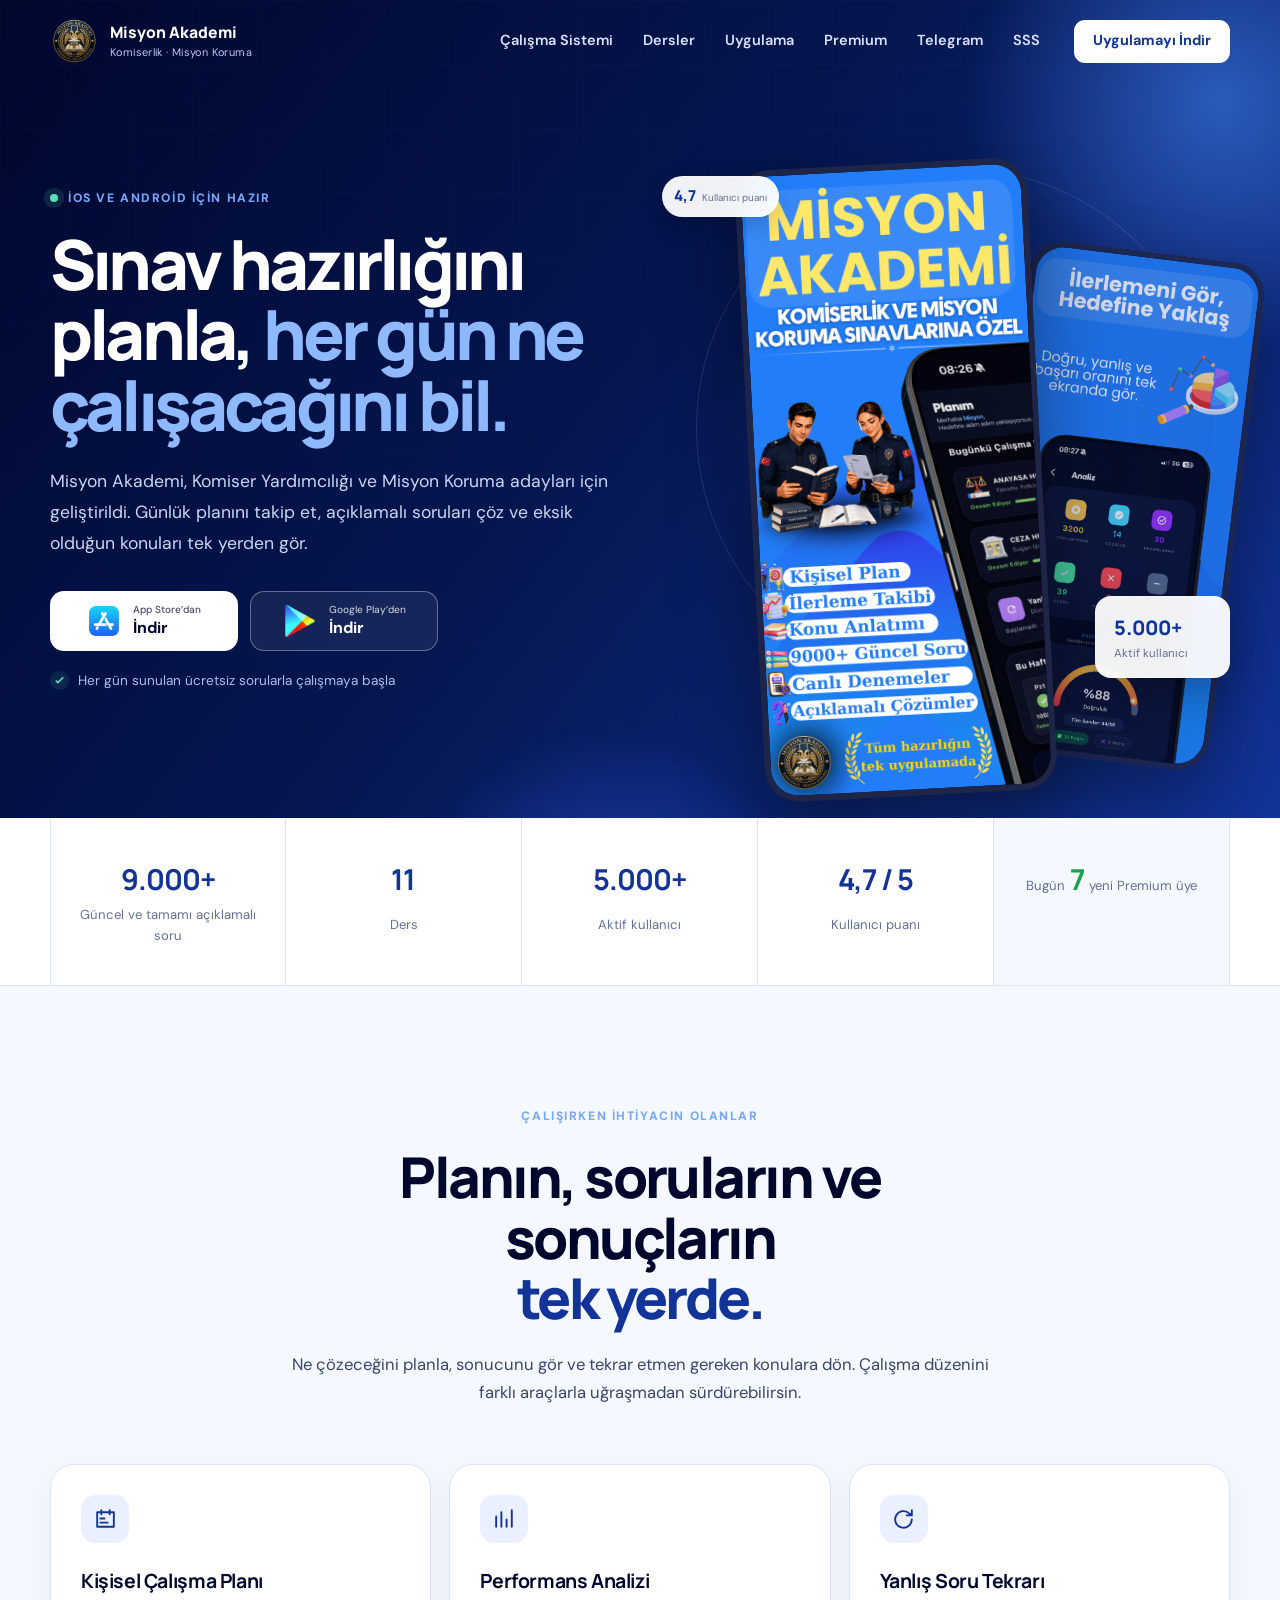
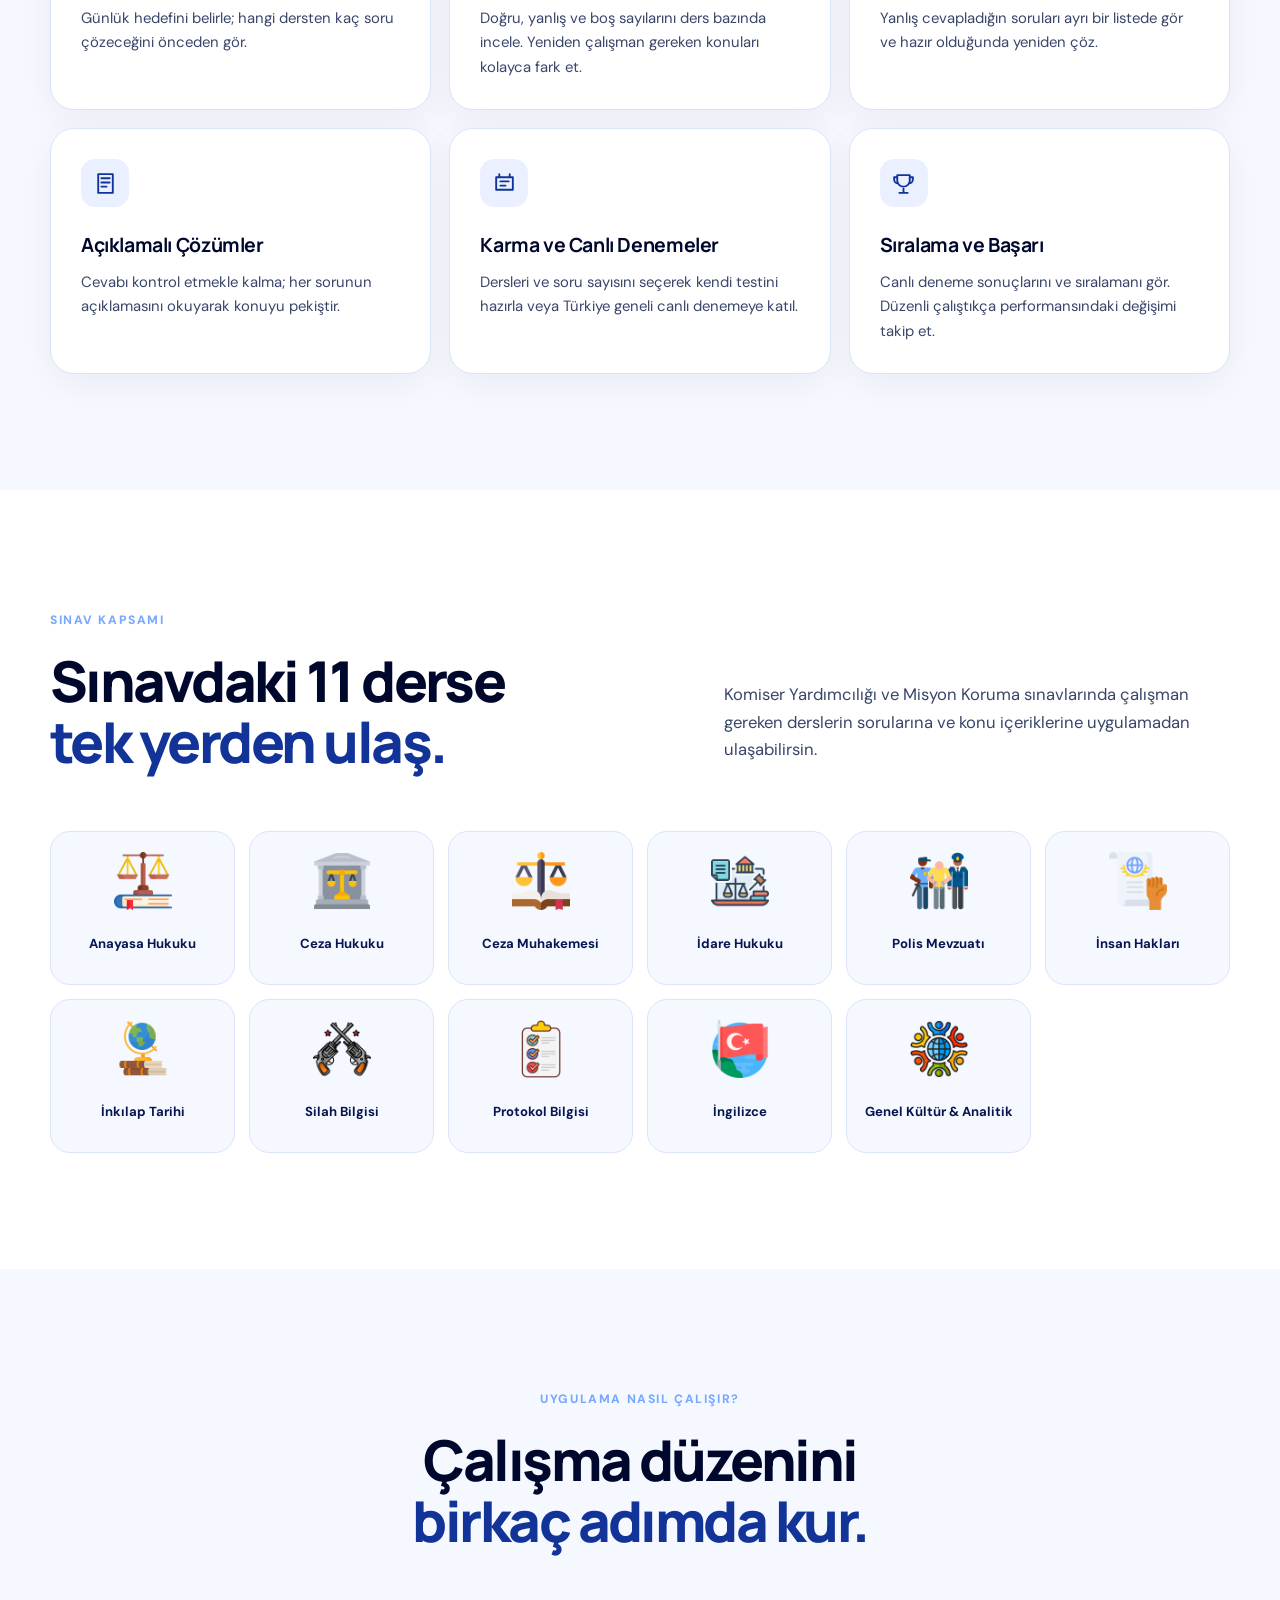
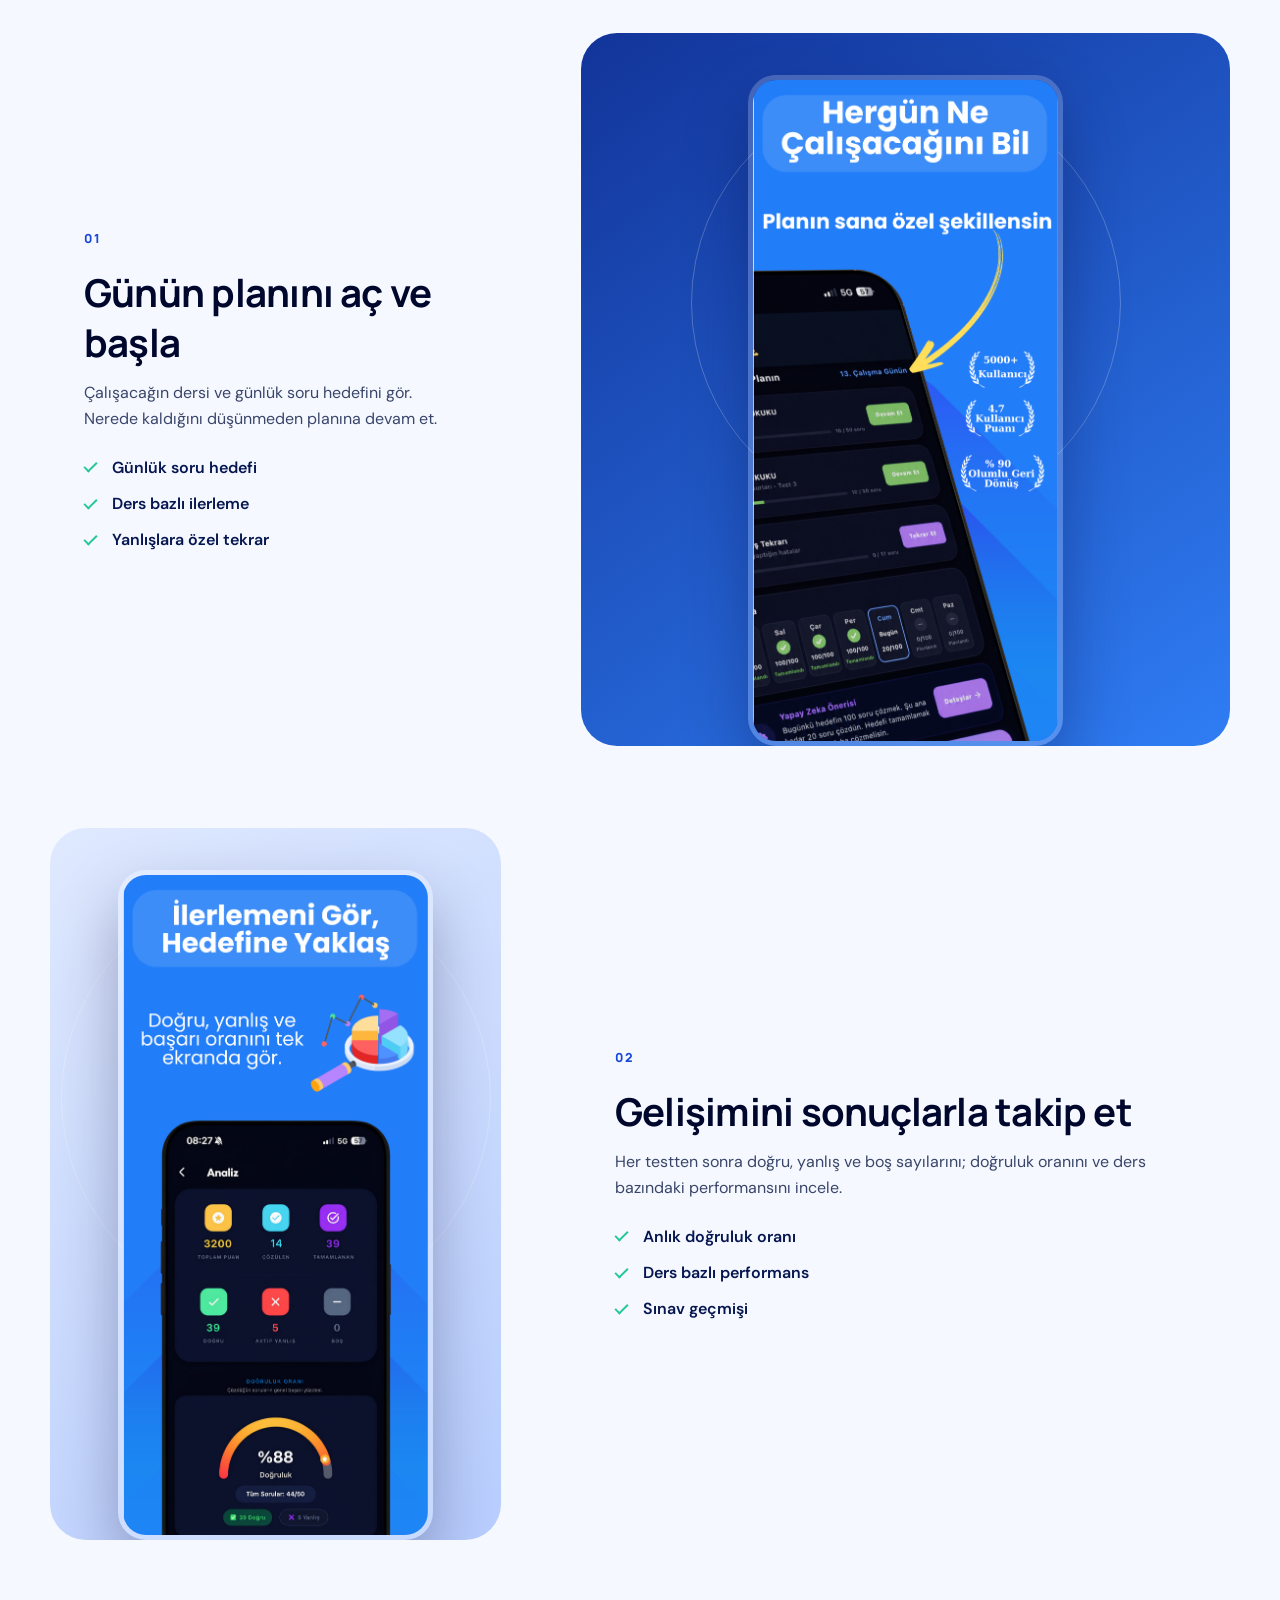
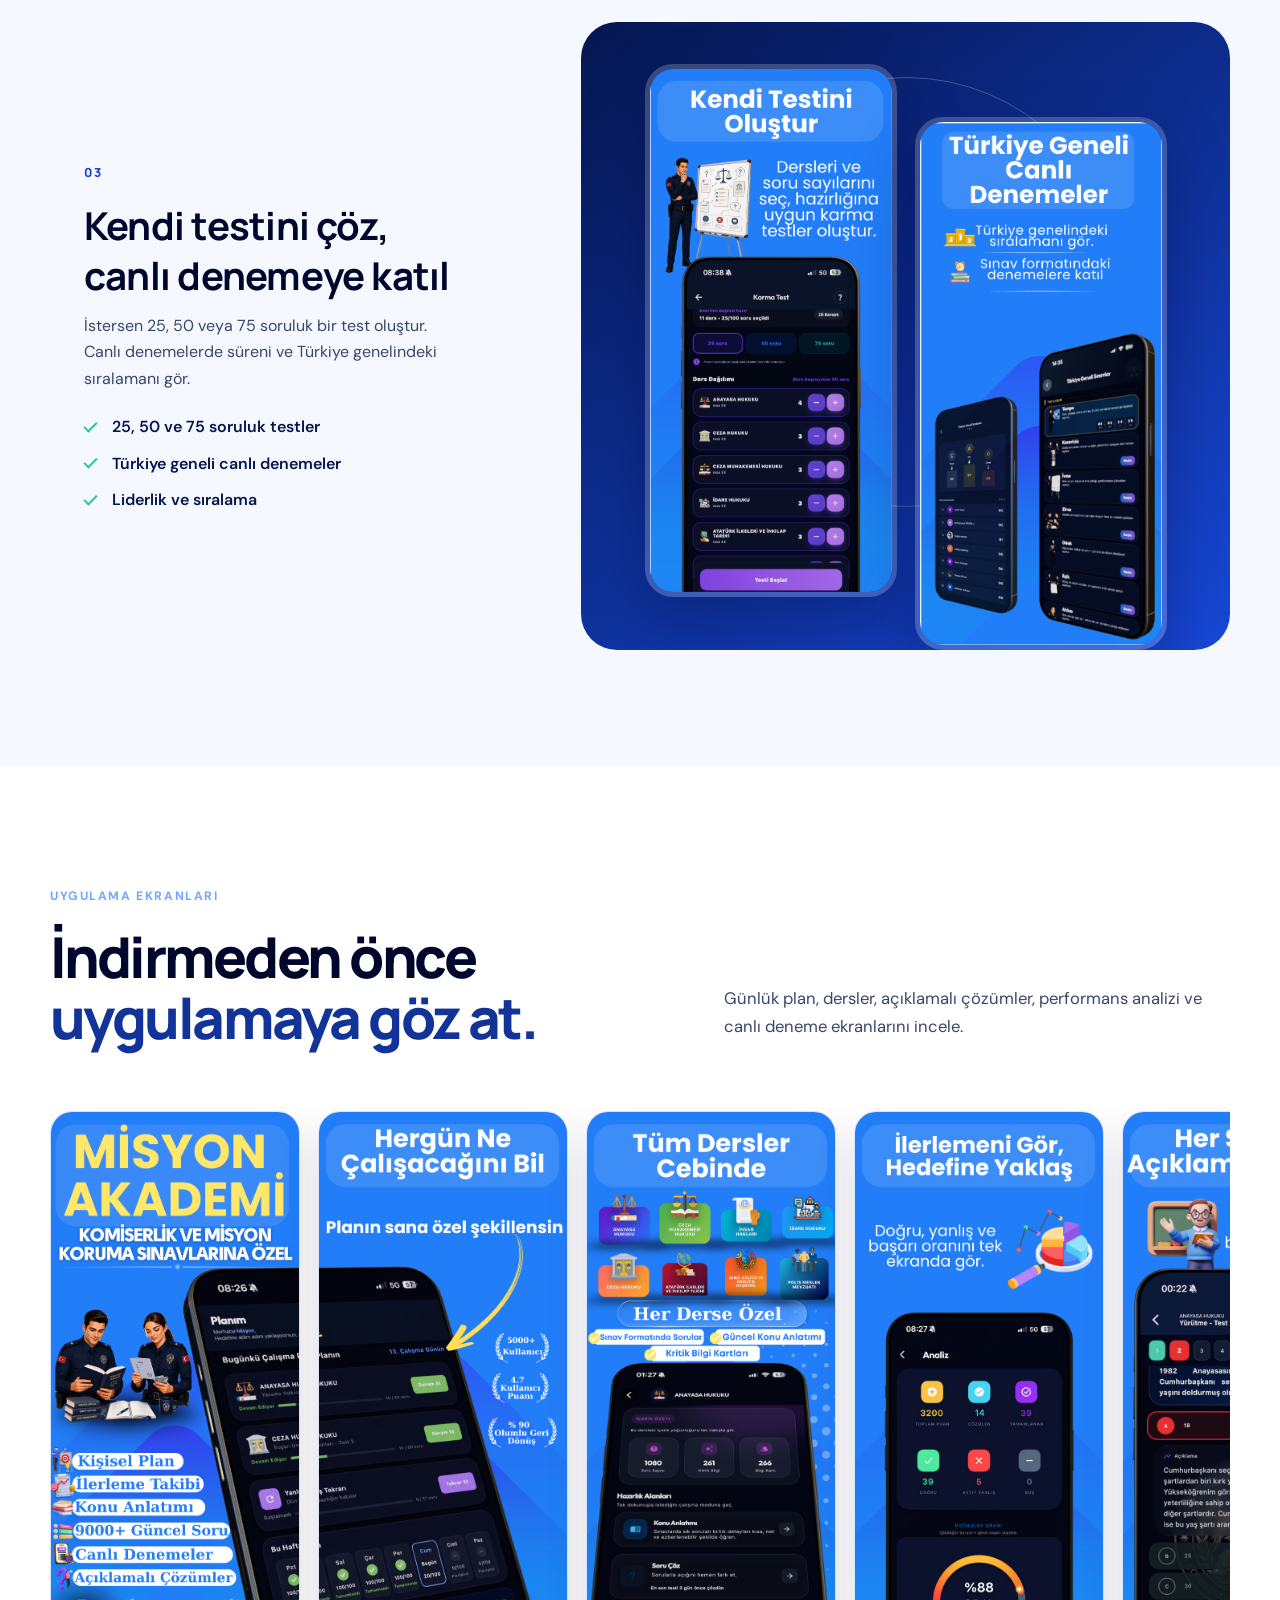
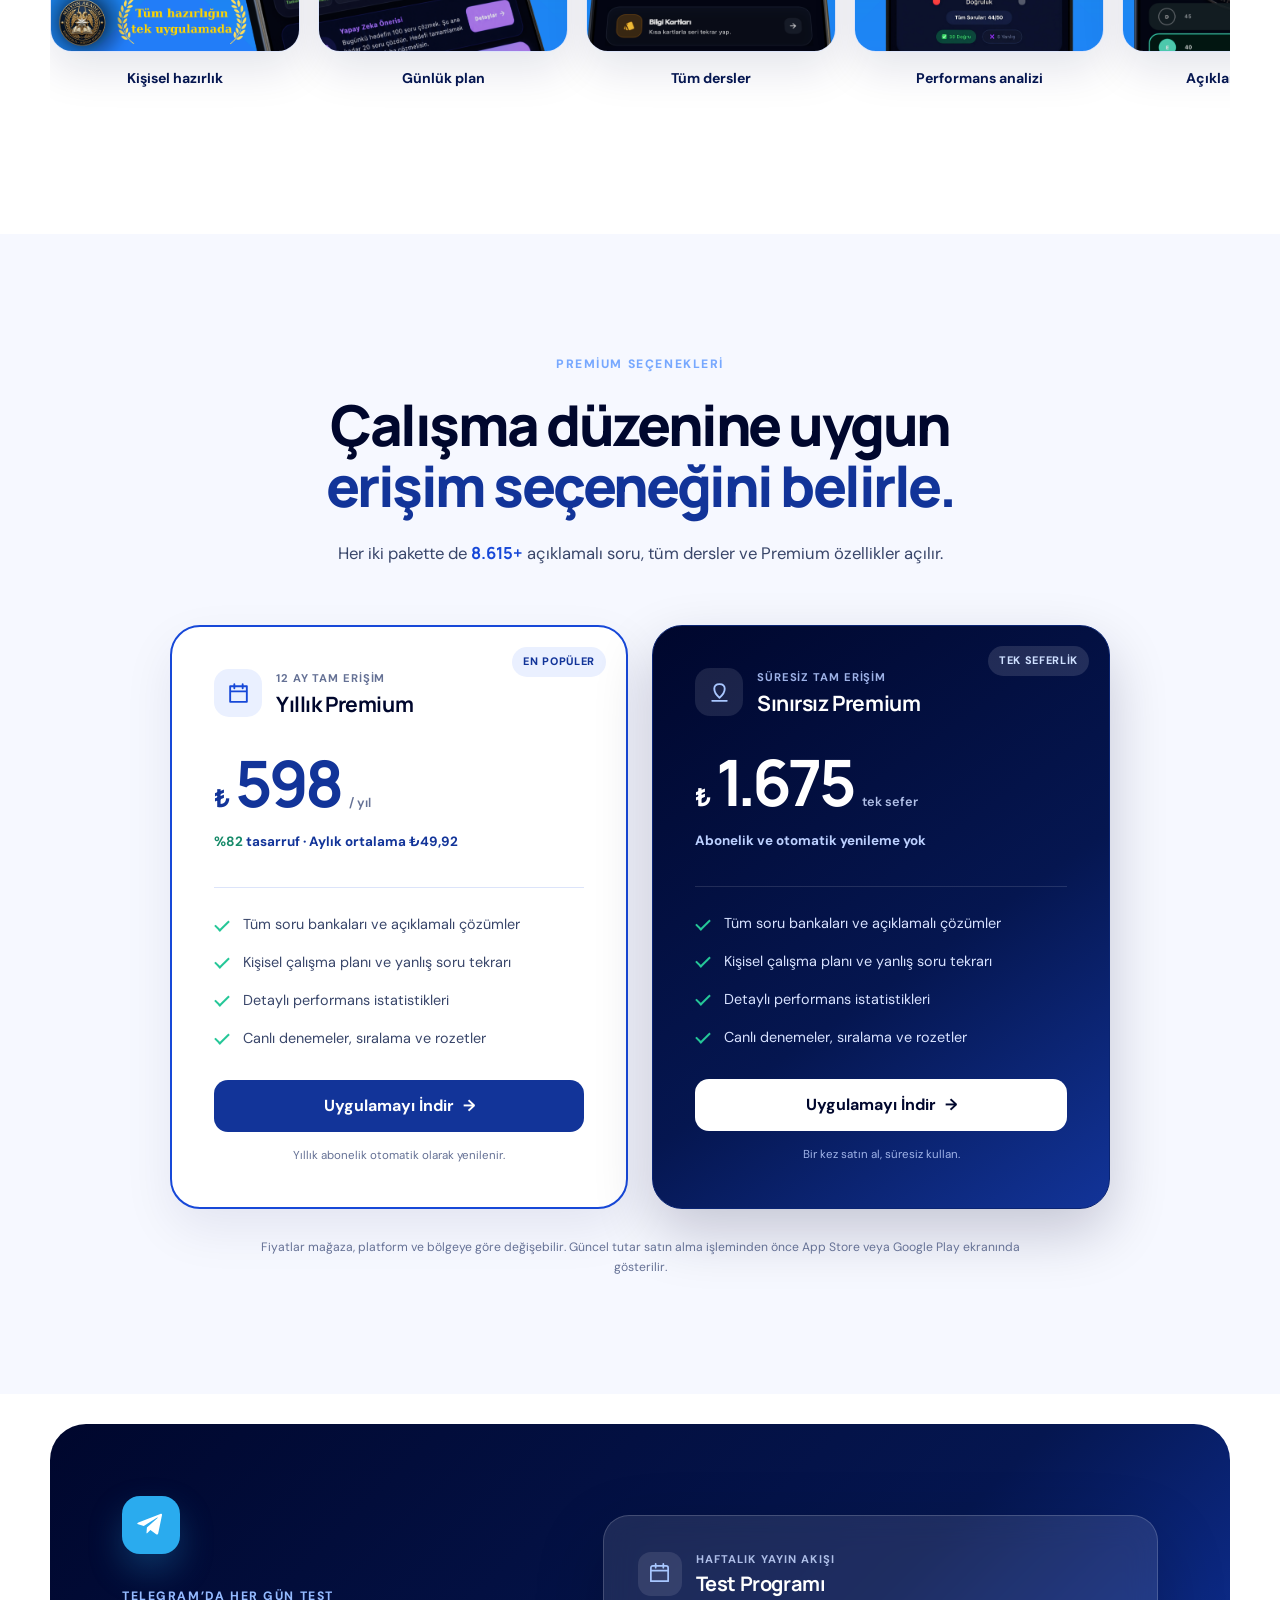
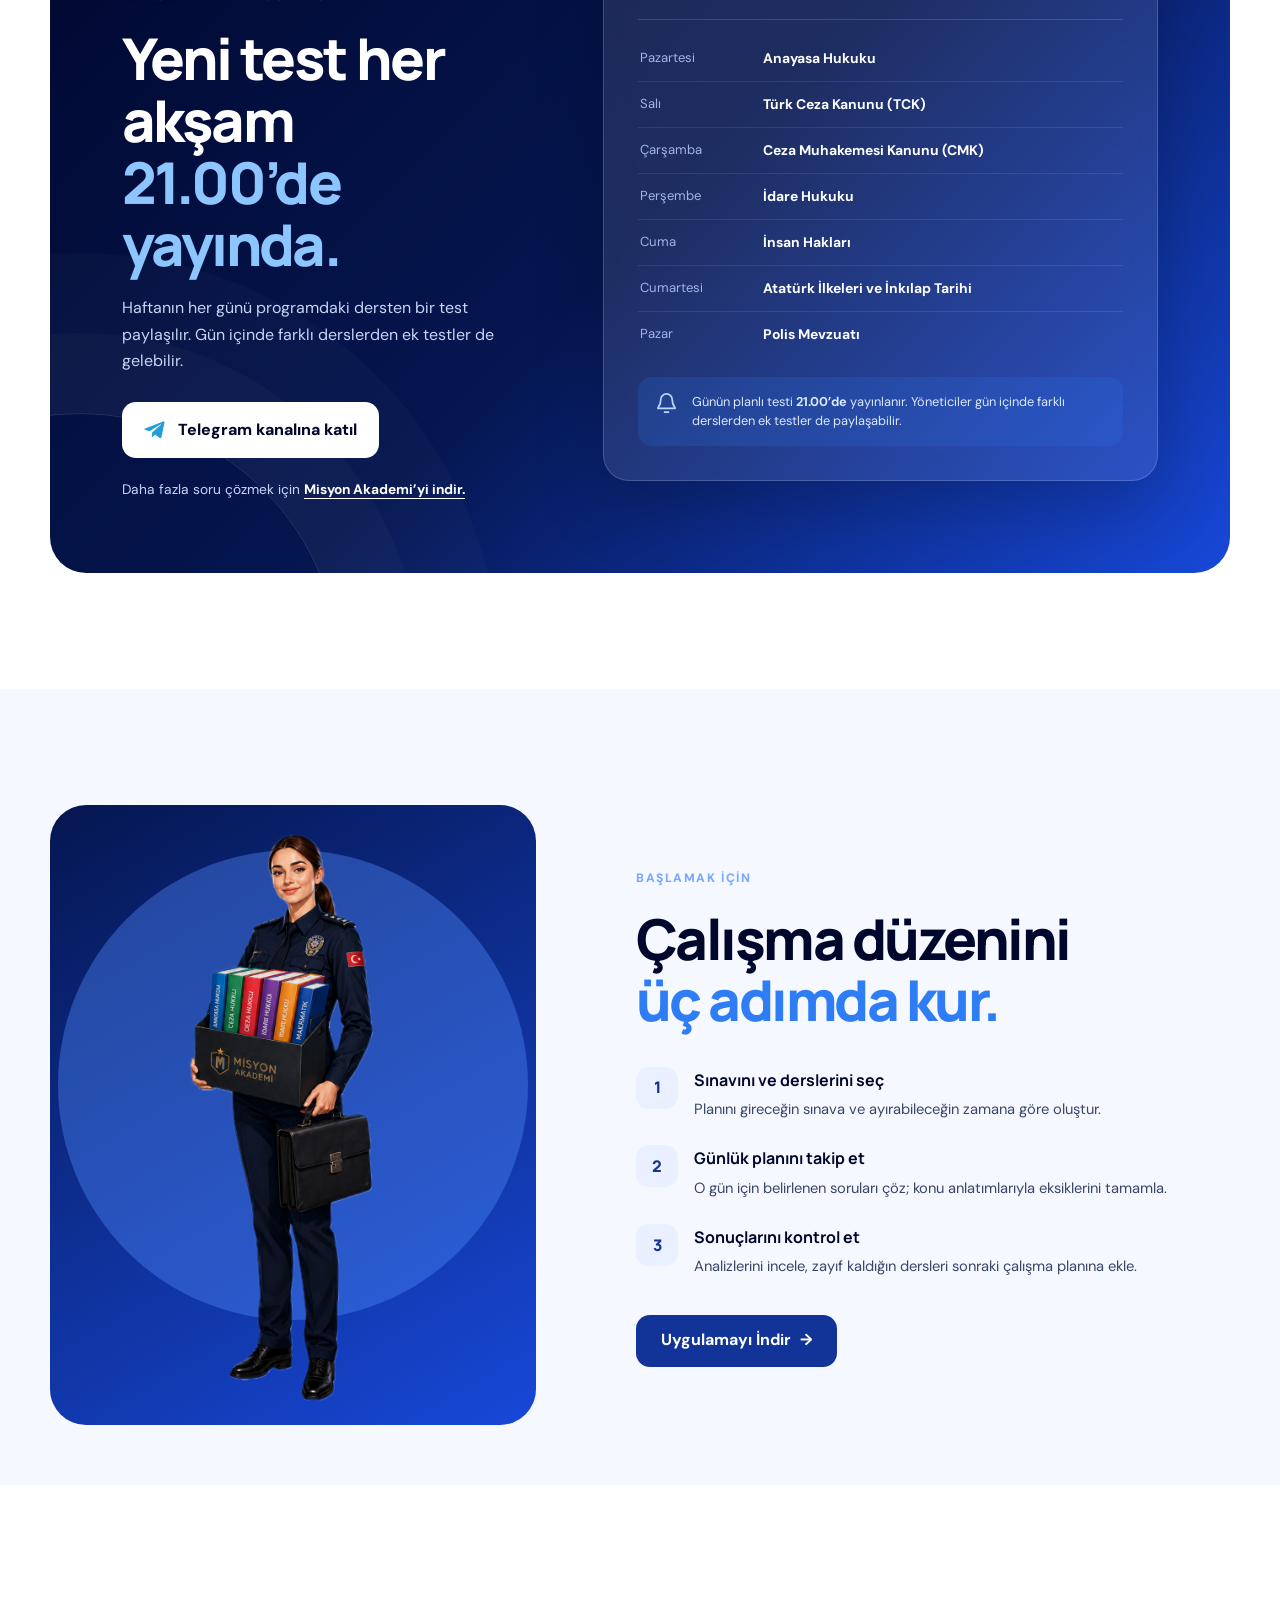
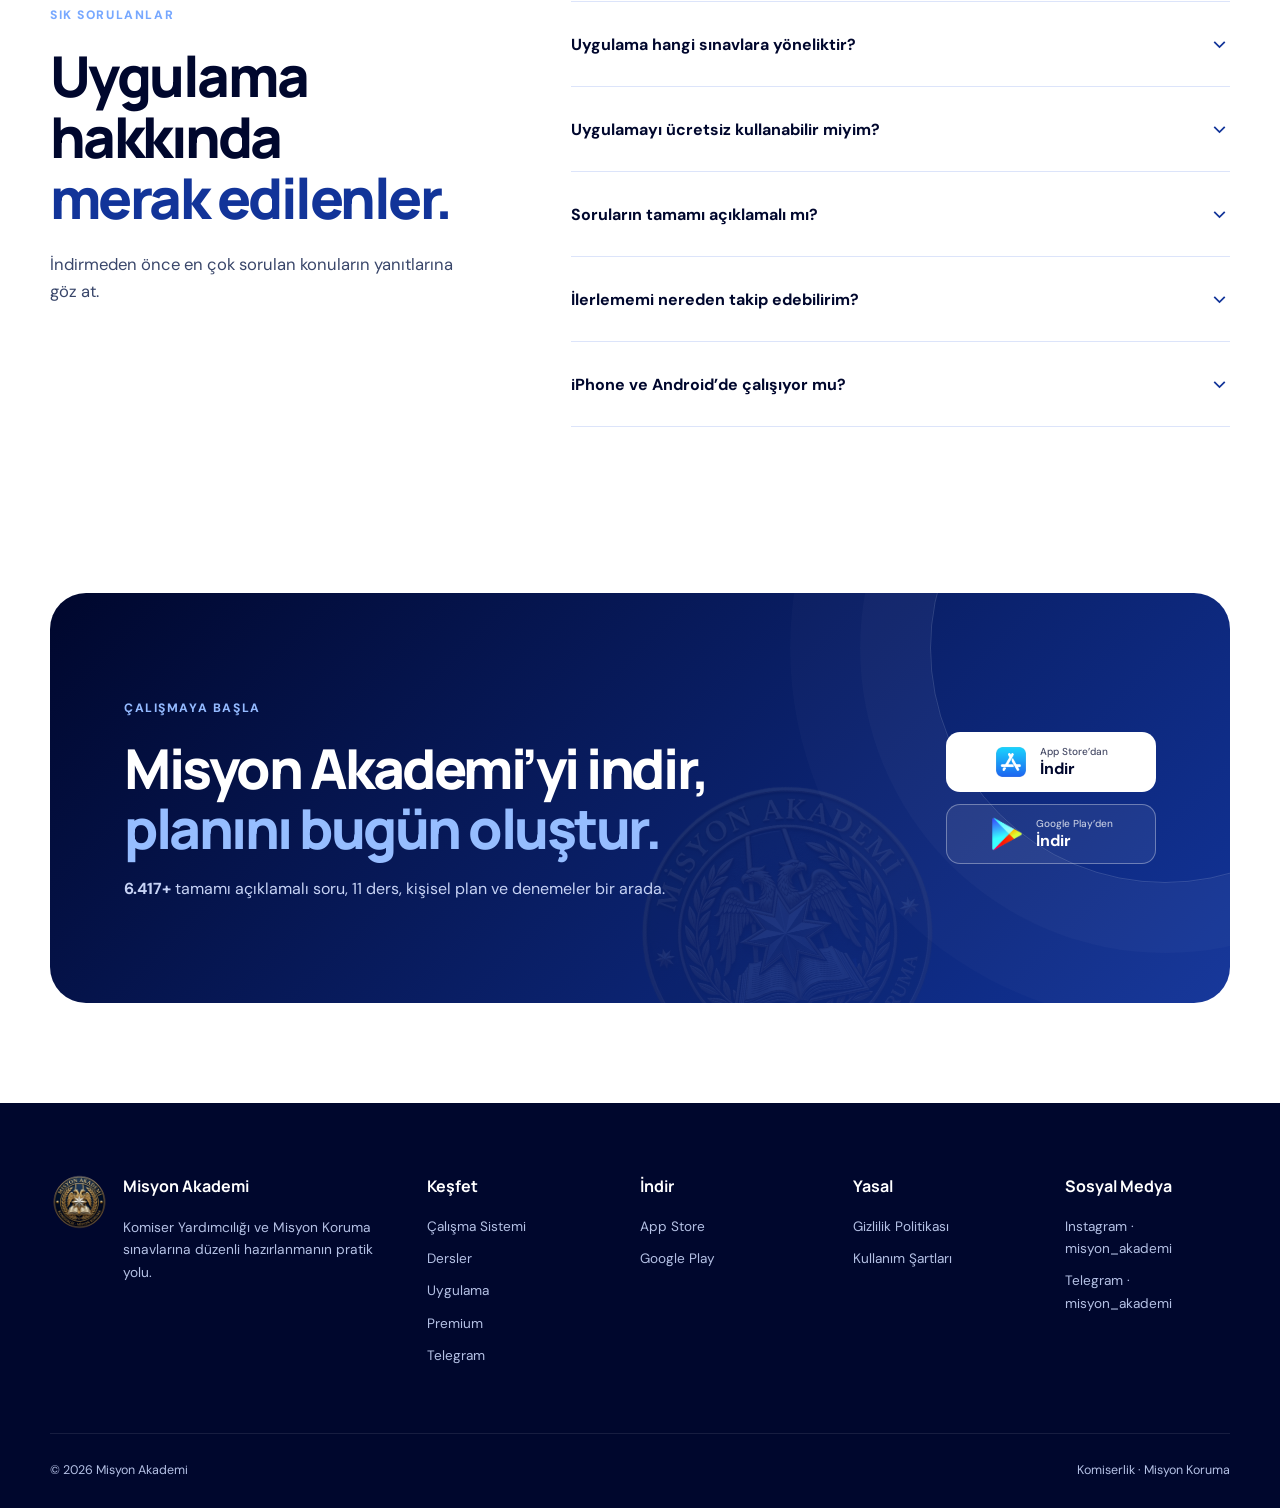
<file: index.html>
<!doctype html>
<html lang="tr">
  <head>
    <meta charset="UTF-8" />
    <meta name="viewport" content="width=device-width, initial-scale=1" />
    <title>Misyon Akademi | Komiserlik ve Misyon Koruma Sınavlarına Hazırlık</title>
    <meta name="description" content="Misyon Akademi ile Komiser Yardımcılığı ve Misyon Koruma sınavlarına hazırlan. 9.000+ açıklamalı soru, günlük plan, denemeler ve performans analizi." />
    <meta name="theme-color" content="#00072d" />
    <meta property="og:type" content="website" />
    <meta property="og:title" content="Misyon Akademi" />
    <meta property="og:description" content="Sınav hazırlığını planla, ölç ve geliştir." />
    <meta property="og:image" content="./assets/screenshots/1.png" />
    <link rel="icon" href="./assets/icons/logo_misyon.png" type="image/png" />
    <link rel="preconnect" href="https://fonts.googleapis.com" />
    <link rel="preconnect" href="https://fonts.gstatic.com" crossorigin />
    <link href="https://fonts.googleapis.com/css2?family=DM+Sans:wght@400;500;600;700&amp;family=Manrope:wght@500;600;700;800&amp;display=swap" rel="stylesheet" />
    <link rel="stylesheet" href="./styles.css?v=20260905-learnzapp" />
  </head>
  <body>
    <a class="skip-link" href="#main">İçeriğe geç</a>

    <header class="site-header" id="siteHeader">
      <div class="container nav-wrap">
        <a class="brand" href="#top" aria-label="Misyon Akademi ana sayfa">
          <img src="./assets/icons/logo_misyon.png" alt="" width="46" height="46" />
          <span><strong>Misyon Akademi</strong><small>Komiserlik · Misyon Koruma</small></span>
        </a>

        <nav class="desktop-nav" aria-label="Ana menü">
          <a href="#sistem">Çalışma Sistemi</a>
          <a href="#dersler">Dersler</a>
          <a href="#ekranlar">Uygulama</a>
          <a href="#premium">Premium</a>
          <a href="#telegram">Telegram</a>
          <a href="#sss">SSS</a>
        </nav>

        <a class="button button-small button-light desktop-download" href="#indir">Uygulamayı İndir</a>
        <button class="menu-button" id="menuButton" aria-label="Menüyü aç" aria-expanded="false" aria-controls="mobileNav">
          <svg viewBox="0 0 24 24" aria-hidden="true"><path d="M4 7h16M4 12h16M4 17h16" /></svg>
        </button>
      </div>

      <nav class="mobile-nav" id="mobileNav" aria-label="Mobil menü">
        <a href="#sistem">Çalışma Sistemi</a>
        <a href="#dersler">Dersler</a>
        <a href="#ekranlar">Uygulama</a>
        <a href="#premium">Premium</a>
        <a href="#telegram">Telegram</a>
        <a href="#sss">SSS</a>
        <a href="#indir">Uygulamayı İndir</a>
      </nav>
    </header>

    <main id="main">
      <section class="hero" id="top">
        <div class="hero-orb orb-one"></div>
        <div class="hero-orb orb-two"></div>
        <div class="container hero-grid">
          <div class="hero-copy reveal">
            <div class="eyebrow"><span></span> iOS ve Android için hazır</div>
            <h1>Sınav hazırlığını planla, <em>her gün ne çalışacağını bil.</em></h1>
            <p>Misyon Akademi, Komiser Yardımcılığı ve Misyon Koruma adayları için geliştirildi. Günlük planını takip et, açıklamalı soruları çöz ve eksik olduğun konuları tek yerden gör.</p>

            <div class="hero-actions" id="indir">
              <a class="store-button store-button-white" href="https://apps.apple.com/us/app/komiserlik-misyon-koruma/id6760534055" target="_blank" rel="noreferrer">
                <img class="store-icon" src="./assets/app.png" alt="" aria-hidden="true" />
                <span><small>App Store’dan</small>İndir</span>
              </a>
              <a class="store-button store-button-outline" href="https://play.google.com/store/apps/details?id=com.misyonakademi.paem&amp;hl=tr" target="_blank" rel="noreferrer">
                <img class="store-icon store-icon-play" src="./assets/play.png" alt="" aria-hidden="true" />
                <span><small>Google Play’den</small>İndir</span>
              </a>
            </div>

            <div class="hero-note">
              <svg viewBox="0 0 24 24" aria-hidden="true"><path d="m5 12 4 4L19 6" /></svg>
              Her gün sunulan ücretsiz sorularla çalışmaya başla
            </div>
          </div>

          <div class="hero-visual reveal delay-one">
            <div class="visual-halo"></div>
            <div class="poster-card poster-back"><img src="./assets/screenshots/4.png" alt="Misyon Akademi performans analiz ekranı" /></div>
            <div class="poster-card poster-front"><img src="./assets/screenshots/1.png" alt="Misyon Akademi uygulamasının kişisel plan özellikleri" /></div>
            <div class="floating-card floating-score"><span class="count-up" data-count-to="4.7" data-decimals="1">4.7</span><small>Kullanıcı puanı</small></div>
            <div class="floating-card floating-users"><span class="count-up" data-count-to="5000" data-suffix="+">5.000+</span><small>Aktif kullanıcı</small></div>
          </div>
        </div>
      </section>

      <section class="metrics" aria-label="Misyon Akademi istatistikleri">
        <div class="container metric-grid reveal">
          <div><strong class="count-up" data-count-to="9000" data-suffix="+">9.000+</strong><span>Güncel ve tamamı açıklamalı soru</span></div>
          <div><strong class="count-up" data-count-to="11">11</strong><span>Ders</span></div>
          <div><strong class="count-up" data-count-to="5000" data-suffix="+">5.000+</strong><span>Aktif kullanıcı</span></div>
          <div><strong class="count-up" data-count-to="4.7" data-decimals="1" data-suffix=" / 5">4.7 / 5</strong><span>Kullanıcı puanı</span></div>
          <div class="premium-daily"><p class="premium-daily-label">Bugün <strong id="dailyPremiumCount" class="count-up" data-count-to="10" data-sequential="true">10</strong> yeni Premium üye</p></div>
        </div>
      </section>

      <section class="section system-section" id="sistem">
        <div class="container">
          <header class="section-heading centered reveal">
            <span class="kicker">Çalışırken ihtiyacın olanlar</span>
            <h2>Planın, soruların ve sonuçların<br /><em>tek yerde.</em></h2>
            <p>Ne çözeceğini planla, sonucunu gör ve tekrar etmen gereken konulara dön. Çalışma düzenini farklı araçlarla uğraşmadan sürdürebilirsin.</p>
          </header>

          <div class="feature-grid">
            <article class="feature-card reveal">
              <span class="feature-icon"><svg viewBox="0 0 24 24" aria-hidden="true"><path d="M4 5h16v14H4zM8 3v4m8-4v4M7 11h4m-4 4h7" /></svg></span>
              <h3>Kişisel Çalışma Planı</h3>
              <p>Günlük hedefini belirle; hangi dersten kaç soru çözeceğini önceden gör.</p>
            </article>
            <article class="feature-card reveal delay-one">
              <span class="feature-icon"><svg viewBox="0 0 24 24" aria-hidden="true"><path d="M4 19V9m5 10V5m5 14v-7m5 7V3" /></svg></span>
              <h3>Performans Analizi</h3>
              <p>Doğru, yanlış ve boş sayılarını ders bazında incele. Yeniden çalışman gereken konuları kolayca fark et.</p>
            </article>
            <article class="feature-card reveal delay-two">
              <span class="feature-icon"><svg viewBox="0 0 24 24" aria-hidden="true"><path d="M20 12a8 8 0 1 1-2.3-5.7L20 8M20 3v5h-5" /></svg></span>
              <h3>Yanlış Soru Tekrarı</h3>
              <p>Yanlış cevapladığın soruları ayrı bir listede gör ve hazır olduğunda yeniden çöz.</p>
            </article>
            <article class="feature-card reveal">
              <span class="feature-icon"><svg viewBox="0 0 24 24" aria-hidden="true"><path d="M5 3h14v18H5zM8 7h8M8 11h8M8 15h5" /></svg></span>
              <h3>Açıklamalı Çözümler</h3>
              <p>Cevabı kontrol etmekle kalma; her sorunun açıklamasını okuyarak konuyu pekiştir.</p>
            </article>
            <article class="feature-card reveal delay-one">
              <span class="feature-icon"><svg viewBox="0 0 24 24" aria-hidden="true"><path d="M4 6h16v12H4zM8 10h8m-8 4h5M7 3v3m10-3v3" /></svg></span>
              <h3>Karma ve Canlı Denemeler</h3>
              <p>Dersleri ve soru sayısını seçerek kendi testini hazırla veya Türkiye geneli canlı denemeye katıl.</p>
            </article>
            <article class="feature-card reveal delay-two">
              <span class="feature-icon"><svg viewBox="0 0 24 24" aria-hidden="true"><path d="M8 21h8M12 17v4M6 4h12v5a6 6 0 0 1-12 0V4Zm0 2H3v2a4 4 0 0 0 4 4m11-6h3v2a4 4 0 0 1-4 4" /></svg></span>
              <h3>Sıralama ve Başarı</h3>
              <p>Canlı deneme sonuçlarını ve sıralamanı gör. Düzenli çalıştıkça performansındaki değişimi takip et.</p>
            </article>
          </div>
        </div>
      </section>

      <section class="section subjects-section" id="dersler">
        <div class="container">
          <div class="section-heading split-heading reveal">
            <div><span class="kicker">Sınav kapsamı</span><h2>Sınavdaki 11 derse<br /><em>tek yerden ulaş.</em></h2></div>
            <p>Komiser Yardımcılığı ve Misyon Koruma sınavlarında çalışman gereken derslerin sorularına ve konu içeriklerine uygulamadan ulaşabilirsin.</p>
          </div>

          <div class="subject-grid reveal">
            <article><img src="./assets/icons/anayasa.png" alt="" /><span>Anayasa Hukuku</span></article>
            <article><img src="./assets/icons/tck.png" alt="" /><span>Ceza Hukuku</span></article>
            <article><img src="./assets/icons/cmk.png" alt="" /><span>Ceza Muhakemesi</span></article>
            <article><img src="./assets/icons/idarehukuku.png" alt="" /><span>İdare Hukuku</span></article>
            <article><img src="./assets/icons/polismeslek.png" alt="" /><span>Polis Mevzuatı</span></article>
            <article><img src="./assets/icons/insanhaklari.png" alt="" /><span>İnsan Hakları</span></article>
            <article><img src="./assets/icons/tarih.png" alt="" /><span>İnkılap Tarihi</span></article>
            <article><img src="./assets/icons/silah.png" alt="" /><span>Silah Bilgisi</span></article>
            <article><img src="./assets/icons/protokol.png" alt="" /><span>Protokol Bilgisi</span></article>
            <article><img src="./assets/icons/ingilizce.png" alt="" /><span>İngilizce</span></article>
            <article><img src="./assets/icons/genelkultur.png" alt="" /><span>Genel Kültür &amp; Analitik</span></article>
          </div>
        </div>
      </section>

      <section class="section product-story" id="ekranlar">
        <div class="container">
          <header class="section-heading centered reveal">
            <span class="kicker">Uygulama nasıl çalışır?</span>
            <h2>Çalışma düzenini<br /><em>birkaç adımda kur.</em></h2>
          </header>

          <div class="story-row reveal">
            <div class="story-copy"><span class="story-number">01</span><h3>Günün planını aç ve başla</h3><p>Çalışacağın dersi ve günlük soru hedefini gör. Nerede kaldığını düşünmeden planına devam et.</p><ul><li>Günlük soru hedefi</li><li>Ders bazlı ilerleme</li><li>Yanlışlara özel tekrar</li></ul></div>
            <div class="story-media story-media-blue"><img src="./assets/screenshots/2.png" alt="Misyon Akademi kişisel günlük çalışma planı" loading="lazy" /></div>
          </div>

          <div class="story-row story-row-reverse reveal">
            <div class="story-copy"><span class="story-number">02</span><h3>Gelişimini sonuçlarla takip et</h3><p>Her testten sonra doğru, yanlış ve boş sayılarını; doğruluk oranını ve ders bazındaki performansını incele.</p><ul><li>Anlık doğruluk oranı</li><li>Ders bazlı performans</li><li>Sınav geçmişi</li></ul></div>
            <div class="story-media story-media-ice"><img src="./assets/screenshots/4.png" alt="Misyon Akademi başarı ve ilerleme analizi" loading="lazy" /></div>
          </div>

          <div class="story-row reveal">
            <div class="story-copy"><span class="story-number">03</span><h3>Kendi testini çöz, canlı denemeye katıl</h3><p>İstersen 25, 50 veya 75 soruluk bir test oluştur. Canlı denemelerde süreni ve Türkiye genelindeki sıralamanı gör.</p><ul><li>25, 50 ve 75 soruluk testler</li><li>Türkiye geneli canlı denemeler</li><li>Liderlik ve sıralama</li></ul></div>
            <div class="story-media story-media-duo"><img src="./assets/screenshots/7.png" alt="Misyon Akademi karma test oluşturma ekranı" loading="lazy" /><img src="./assets/screenshots/8.png" alt="Misyon Akademi Türkiye geneli canlı denemeler ekranı" loading="lazy" /></div>
          </div>
        </div>
      </section>

      <section class="section gallery-section">
        <div class="container">
          <div class="section-heading split-heading reveal">
            <div><span class="kicker">Uygulama ekranları</span><h2>İndirmeden önce<br /><em>uygulamaya göz at.</em></h2></div>
            <p>Günlük plan, dersler, açıklamalı çözümler, performans analizi ve canlı deneme ekranlarını incele.</p>
          </div>
          <div class="screen-rail reveal" tabindex="0" aria-label="Uygulama ekranları, yatay kaydırılabilir">
            <figure><img src="./assets/screenshots/1.png" alt="Misyon Akademi genel tanıtım ekranı" loading="lazy" /><figcaption>Kişisel hazırlık</figcaption></figure>
            <figure><img src="./assets/screenshots/2.png" alt="Günlük çalışma planı ekranı" loading="lazy" /><figcaption>Günlük plan</figcaption></figure>
            <figure><img src="./assets/screenshots/3.png" alt="Dersler ve çalışma alanları ekranı" loading="lazy" /><figcaption>Tüm dersler</figcaption></figure>
            <figure><img src="./assets/screenshots/4.png" alt="Performans analizi ekranı" loading="lazy" /><figcaption>Performans analizi</figcaption></figure>
            <figure><img src="./assets/screenshots/5.png" alt="Açıklamalı soru çözümü ekranı" loading="lazy" /><figcaption>Açıklamalı çözüm</figcaption></figure>
            <figure><img src="./assets/screenshots/7.png" alt="Karma test oluşturma ekranı" loading="lazy" /><figcaption>Karma test</figcaption></figure>
            <figure><img src="./assets/screenshots/8.png" alt="Canlı denemeler ve sıralama ekranı" loading="lazy" /><figcaption>Canlı denemeler</figcaption></figure>
          </div>
        </div>
      </section>

      <section class="section premium-section" id="premium" aria-labelledby="premiumTitle">
        <div class="container">
          <header class="section-heading centered reveal">
            <span class="kicker">Premium seçenekleri</span>
            <h2 id="premiumTitle">Çalışma düzenine uygun<br /><em>erişim seçeneğini belirle.</em></h2>
            <p>Her iki pakette de <strong class="count-up" data-count-to="9000" data-suffix="+">9.000+</strong> açıklamalı soru, tüm dersler ve Premium özellikler açılır.</p>
          </header>

          <div class="premium-grid">
            <article class="premium-card premium-card-featured reveal">
              <span class="plan-badge">En Popüler</span>
              <div class="plan-heading">
                <span class="plan-icon" aria-hidden="true"><svg viewBox="0 0 24 24"><path d="M4 5h16v15H4zM8 3v4m8-4v4M4 10h16" /></svg></span>
                <div><span class="plan-kicker">12 ay tam erişim</span><h3>Yıllık Premium</h3></div>
              </div>
              <div class="premium-price" aria-label="Yıllık 599 Türk lirası"><span>₺</span><strong class="count-up" data-count-to="599">599</strong><small>/ yıl</small></div>
              <p class="plan-saving"><strong class="count-up" data-count-to="83" data-prefix="%">%83</strong> tasarruf · Aylık ortalama ₺49,92</p>
              <ul class="premium-features">
                <li>Tüm soru bankaları ve açıklamalı çözümler</li>
                <li>Kişisel çalışma planı ve yanlış soru tekrarı</li>
                <li>Detaylı performans istatistikleri</li>
                <li>Canlı denemeler, sıralama ve rozetler</li>
              </ul>
              <a class="button button-primary plan-button" href="#indir">Uygulamayı İndir <span aria-hidden="true">→</span></a>
              <small class="plan-note">Yıllık abonelik otomatik olarak yenilenir.</small>
            </article>

            <article class="premium-card premium-card-lifetime reveal delay-one">
              <span class="plan-badge">Tek Seferlik</span>
              <div class="plan-heading">
                <span class="plan-icon" aria-hidden="true"><svg viewBox="0 0 24 24"><path d="M7 8.5C7 5.5 9 4 12 4s5 1.5 5 4.5c0 4.5-5 8.5-5 8.5S7 13 7 8.5ZM5 20h14" /></svg></span>
                <div><span class="plan-kicker">Süresiz tam erişim</span><h3>Sınırsız Premium</h3></div>
              </div>
              <div class="premium-price" aria-label="Tek seferlik 1750 Türk lirası"><span>₺</span><strong class="count-up" data-count-to="1750">1.750</strong><small>tek sefer</small></div>
              <p class="plan-saving">Abonelik ve otomatik yenileme yok</p>
              <ul class="premium-features">
                <li>Tüm soru bankaları ve açıklamalı çözümler</li>
                <li>Kişisel çalışma planı ve yanlış soru tekrarı</li>
                <li>Detaylı performans istatistikleri</li>
                <li>Canlı denemeler, sıralama ve rozetler</li>
              </ul>
              <a class="button plan-button plan-button-light" href="#indir">Uygulamayı İndir <span aria-hidden="true">→</span></a>
              <small class="plan-note">Bir kez satın al, süresiz kullan.</small>
            </article>
          </div>

          <p class="premium-disclaimer reveal">Fiyatlar mağaza, platform ve bölgeye göre değişebilir. Güncel tutar satın alma işleminden önce App Store veya Google Play ekranında gösterilir.</p>
        </div>
      </section>

      <section class="section telegram-section" id="telegram">
        <div class="container telegram-shell reveal">
          <div class="telegram-copy">
            <span class="telegram-icon" aria-hidden="true">
              <svg viewBox="0 0 24 24"><path d="M21.4 3.6 18.2 19c-.2 1.1-.9 1.4-1.8.9l-4.9-3.6-2.4 2.3c-.3.3-.5.5-1 .5l.4-5 9.1-8.2c.4-.4-.1-.6-.6-.2L5.8 12.8 1 11.3c-1-.3-1.1-1 .2-1.5L20 2.5c.9-.3 1.7.2 1.4 1.1Z" /></svg>
            </span>
            <span class="kicker kicker-light">Telegram’da her gün test</span>
            <h2>Yeni test her akşam<br /><em>21.00’de yayında.</em></h2>
            <p>Haftanın her günü programdaki dersten bir test paylaşılır. Gün içinde farklı derslerden ek testler de gelebilir.</p>
            <a class="telegram-button" href="https://t.me/misyon_akademi" target="_blank" rel="noreferrer">
              <svg viewBox="0 0 24 24" aria-hidden="true"><path d="M21.4 3.6 18.2 19c-.2 1.1-.9 1.4-1.8.9l-4.9-3.6-2.4 2.3c-.3.3-.5.5-1 .5l.4-5 9.1-8.2c.4-.4-.1-.6-.6-.2L5.8 12.8 1 11.3c-1-.3-1.1-1 .2-1.5L20 2.5c.9-.3 1.7.2 1.4 1.1Z" /></svg>
              Telegram kanalına katıl
            </a>
            <p class="telegram-app-note">Daha fazla soru çözmek için <a href="#indir">Misyon Akademi’yi indir.</a></p>
          </div>

          <div class="schedule-card">
            <div class="schedule-title">
              <span><svg viewBox="0 0 24 24" aria-hidden="true"><path d="M5 4h14a2 2 0 0 1 2 2v14H3V6a2 2 0 0 1 2-2Zm3-2v4m8-4v4M3 9h18" /></svg></span>
              <div><small>Haftalık yayın akışı</small><h3>Test Programı</h3></div>
            </div>
            <ol class="schedule-list">
              <li><span>Pazartesi</span><strong>Anayasa Hukuku</strong></li>
              <li><span>Salı</span><strong>Türk Ceza Kanunu (TCK)</strong></li>
              <li><span>Çarşamba</span><strong>Ceza Muhakemesi Kanunu (CMK)</strong></li>
              <li><span>Perşembe</span><strong>İdare Hukuku</strong></li>
              <li><span>Cuma</span><strong>İnsan Hakları</strong></li>
              <li><span>Cumartesi</span><strong>Atatürk İlkeleri ve İnkılap Tarihi</strong></li>
              <li><span>Pazar</span><strong>Polis Mevzuatı</strong></li>
            </ol>
            <div class="schedule-note">
              <svg viewBox="0 0 24 24" aria-hidden="true"><path d="M18 8a6 6 0 0 0-12 0c0 7-3 7-3 9h18c0-2-3-2-3-9M10 21h4" /></svg>
              <p>Günün planlı testi <strong>21.00’de</strong> yayınlanır. Yöneticiler gün içinde farklı derslerden ek testler de paylaşabilir.</p>
            </div>
          </div>
        </div>
      </section>

      <section class="section journey-section">
        <div class="container journey-grid">
          <div class="journey-image reveal"><div class="journey-blob"></div><img src="./assets/images/2_polices.png" alt="Misyon Akademi ders içerikleriyle çalışan polis adayı" loading="lazy" /></div>
          <div class="journey-copy reveal delay-one">
            <span class="kicker">Başlamak için</span>
            <h2>Çalışma düzenini<br /><em>üç adımda kur.</em></h2>
            <ol>
              <li><span>1</span><div><strong>Sınavını ve derslerini seç</strong><p>Planını gireceğin sınava ve ayırabileceğin zamana göre oluştur.</p></div></li>
              <li><span>2</span><div><strong>Günlük planını takip et</strong><p>O gün için belirlenen soruları çöz; konu anlatımlarıyla eksiklerini tamamla.</p></div></li>
              <li><span>3</span><div><strong>Sonuçlarını kontrol et</strong><p>Analizlerini incele, zayıf kaldığın dersleri sonraki çalışma planına ekle.</p></div></li>
            </ol>
            <a class="button button-primary" href="#indir">Uygulamayı İndir <span aria-hidden="true">→</span></a>
          </div>
        </div>
      </section>

      <section class="section faq-section" id="sss">
        <div class="container faq-grid">
          <div class="section-heading reveal"><span class="kicker">Sık sorulanlar</span><h2>Uygulama hakkında<br /><em>merak edilenler.</em></h2><p>İndirmeden önce en çok sorulan konuların yanıtlarına göz at.</p></div>
          <div class="faq-list reveal delay-one">
            <article class="faq-item"><button aria-expanded="false"><span>Uygulama hangi sınavlara yöneliktir?</span><svg viewBox="0 0 24 24" aria-hidden="true"><path d="M6 9l6 6 6-6" /></svg></button><div class="faq-answer"><p>Misyon Akademi, Komiser Yardımcılığı ve Misyon Koruma sınavlarına hazırlanan adaylar için geliştirilmiştir.</p></div></article>
            <article class="faq-item"><button aria-expanded="false"><span>Uygulamayı ücretsiz kullanabilir miyim?</span><svg viewBox="0 0 24 24" aria-hidden="true"><path d="M6 9l6 6 6-6" /></svg></button><div class="faq-answer"><p>Evet. Uygulamayı ücretsiz indirebilir ve her gün sunulan ücretsiz soruları çözebilirsin. Premium içerikler ayrıca satın alınır.</p></div></article>
            <article class="faq-item"><button aria-expanded="false"><span>Soruların tamamı açıklamalı mı?</span><svg viewBox="0 0 24 24" aria-hidden="true"><path d="M6 9l6 6 6-6" /></svg></button><div class="faq-answer"><p>Evet. Uygulamadaki soruların tamamında doğru cevabı anlamana yardımcı olan açıklamalar bulunur.</p></div></article>
            <article class="faq-item"><button aria-expanded="false"><span>İlerlememi nereden takip edebilirim?</span><svg viewBox="0 0 24 24" aria-hidden="true"><path d="M6 9l6 6 6-6" /></svg></button><div class="faq-answer"><p>Analiz ekranında doğru, yanlış ve boş sayılarını; doğruluk oranını ve tamamladığın testleri görebilirsin.</p></div></article>
            <article class="faq-item"><button aria-expanded="false"><span>iPhone ve Android’de çalışıyor mu?</span><svg viewBox="0 0 24 24" aria-hidden="true"><path d="M6 9l6 6 6-6" /></svg></button><div class="faq-answer"><p>Evet. Misyon Akademi hem App Store hem de Google Play üzerinden indirilebilir.</p></div></article>
          </div>
        </div>
      </section>

      <section class="download-section">
        <div class="container download-card reveal">
          <img class="download-mark" src="./assets/icons/logo_misyon.png" alt="" />
          <div><span class="kicker kicker-light">Çalışmaya başla</span><h2>Misyon Akademi’yi indir,<br /><em>planını bugün oluştur.</em></h2><p><strong class="count-up" data-count-to="9000" data-suffix="+">9.000+</strong> tamamı açıklamalı soru, 11 ders, kişisel plan ve denemeler bir arada.</p></div>
          <div class="download-actions">
            <a class="store-button store-button-white" href="https://apps.apple.com/us/app/komiserlik-misyon-koruma/id6760534055" target="_blank" rel="noreferrer"><img class="store-icon" src="./assets/app.png" alt="" aria-hidden="true" /><span><small>App Store’dan</small>İndir</span></a>
            <a class="store-button store-button-outline" href="https://play.google.com/store/apps/details?id=com.misyonakademi.paem&amp;hl=tr" target="_blank" rel="noreferrer"><img class="store-icon store-icon-play" src="./assets/play.png" alt="" aria-hidden="true" /><span><small>Google Play’den</small>İndir</span></a>
          </div>
        </div>
      </section>
    </main>

    <footer class="site-footer">
      <div class="container footer-grid">
        <div class="footer-brand"><img src="./assets/icons/logo_misyon.png" alt="" /><div><strong>Misyon Akademi</strong><p>Komiser Yardımcılığı ve Misyon Koruma sınavlarına düzenli hazırlanmanın pratik yolu.</p></div></div>
        <div><strong>Keşfet</strong><a href="#sistem">Çalışma Sistemi</a><a href="#dersler">Dersler</a><a href="#ekranlar">Uygulama</a><a href="#premium">Premium</a><a href="#telegram">Telegram</a></div>
        <div><strong>İndir</strong><a href="https://apps.apple.com/us/app/komiserlik-misyon-koruma/id6760534055" target="_blank" rel="noreferrer">App Store</a><a href="https://play.google.com/store/apps/details?id=com.misyonakademi.paem&amp;hl=tr" target="_blank" rel="noreferrer">Google Play</a></div>
        <div><strong>Yasal</strong><a href="./privacy-policy.html">Gizlilik Politikası</a><a href="./terms-of-service.html">Kullanım Şartları</a></div>
        <div><strong>Sosyal Medya</strong><a href="https://www.instagram.com/misyon_akademi/" target="_blank" rel="noreferrer">Instagram · misyon_akademi</a><a href="https://t.me/misyon_akademi" target="_blank" rel="noreferrer">Telegram · misyon_akademi</a></div>
      </div>
      <div class="container footer-bottom"><span>© 2026 Misyon Akademi</span><span>Komiserlik · Misyon Koruma</span></div>
    </footer>

    <a class="back-to-top" id="backToTop" href="#top" aria-label="Sayfanın başına dön">
      <svg viewBox="0 0 24 24" aria-hidden="true"><path d="m6 15 6-6 6 6" /></svg>
    </a>

    <script>
      const header = document.getElementById('siteHeader');
      const menuButton = document.getElementById('menuButton');
      const mobileNav = document.getElementById('mobileNav');
      const dailyPremiumCount = document.getElementById('dailyPremiumCount');
      const backToTop = document.getElementById('backToTop');

      const premiumRotation = [10, 7, 5, 8, 6, 9];
      const today = new Date();
      const simulationStart = new Date(2026, 8, 5);
      const elapsedDays = Math.floor((new Date(today.getFullYear(), today.getMonth(), today.getDate()) - simulationStart) / 86400000);
      const rotationIndex = ((elapsedDays % premiumRotation.length) + premiumRotation.length) % premiumRotation.length;
      const dailyPremiumTarget = premiumRotation[rotationIndex];
      dailyPremiumCount.dataset.countTo = String(dailyPremiumTarget);
      dailyPremiumCount.textContent = String(dailyPremiumTarget);

      const reducedMotion = window.matchMedia('(prefers-reduced-motion: reduce)').matches;
      const formatCounter = (value, decimals, prefix, suffix) => {
        const number = Number(value).toLocaleString('tr-TR', {
          minimumFractionDigits: decimals,
          maximumFractionDigits: decimals
        });
        return `${prefix}${number}${suffix}`;
      };

      const animateCounter = element => {
        if (element.dataset.counted === 'true') return;
        element.dataset.counted = 'true';

        const target = Number(element.dataset.countTo);
        const decimals = Number(element.dataset.decimals || 0);
        const prefix = element.dataset.prefix || '';
        const suffix = element.dataset.suffix || '';
        const show = value => {
          element.textContent = formatCounter(value, decimals, prefix, suffix);
        };

        if (reducedMotion) {
          show(target);
          return;
        }

        if (element.dataset.sequential === 'true') {
          let current = Math.max(0, target - 3);
          show(current);
          const stepTimer = window.setInterval(() => {
            current += 1;
            show(Math.min(current, target));
            if (current >= target) window.clearInterval(stepTimer);
          }, 220);
          return;
        }

        const startedAt = performance.now();
        const duration = target >= 1000 ? 1600 : 1100;
        const tick = now => {
          const progress = Math.min((now - startedAt) / duration, 1);
          const eased = 1 - Math.pow(1 - progress, 3);
          const value = decimals > 0
            ? Math.min(target, eased * target)
            : Math.min(target, Math.floor(eased * target));
          show(value);
          if (progress < 1) requestAnimationFrame(tick);
          else show(target);
        };
        requestAnimationFrame(tick);
      };

      const counters = document.querySelectorAll('[data-count-to]');
      if ('IntersectionObserver' in window) {
        const counterObserver = new IntersectionObserver(entries => entries.forEach(entry => {
          if (entry.isIntersecting) {
            animateCounter(entry.target);
            counterObserver.unobserve(entry.target);
          }
        }), { threshold: 0.35 });
        counters.forEach(counter => counterObserver.observe(counter));
      } else {
        counters.forEach(animateCounter);
      }

      const updateScrollUi = () => {
        header.classList.toggle('is-scrolled', window.scrollY > 16);
        backToTop.classList.toggle('is-visible', window.scrollY > window.innerHeight);
      };
      window.addEventListener('scroll', updateScrollUi, { passive: true });
      updateScrollUi();
      menuButton.addEventListener('click', () => {
        const open = mobileNav.classList.toggle('is-open');
        menuButton.setAttribute('aria-expanded', String(open));
        menuButton.setAttribute('aria-label', open ? 'Menüyü kapat' : 'Menüyü aç');
      });
      mobileNav.querySelectorAll('a').forEach(link => link.addEventListener('click', () => {
        mobileNav.classList.remove('is-open');
        menuButton.setAttribute('aria-expanded', 'false');
      }));

      document.querySelectorAll('.faq-item button').forEach(button => {
        button.addEventListener('click', () => {
          const item = button.closest('.faq-item');
          const opening = !item.classList.contains('is-open');
          document.querySelectorAll('.faq-item').forEach(entry => {
            entry.classList.remove('is-open');
            entry.querySelector('button').setAttribute('aria-expanded', 'false');
          });
          if (opening) {
            item.classList.add('is-open');
            button.setAttribute('aria-expanded', 'true');
          }
        });
      });

      if ('IntersectionObserver' in window) {
        const observer = new IntersectionObserver(entries => entries.forEach(entry => {
          if (entry.isIntersecting) {
            entry.target.classList.add('is-visible');
            observer.unobserve(entry.target);
          }
        }), { threshold: 0.12 });
        document.querySelectorAll('.reveal').forEach(element => observer.observe(element));
      } else {
        document.querySelectorAll('.reveal').forEach(element => element.classList.add('is-visible'));
      }
    </script>
  </body>
</html>
</file>
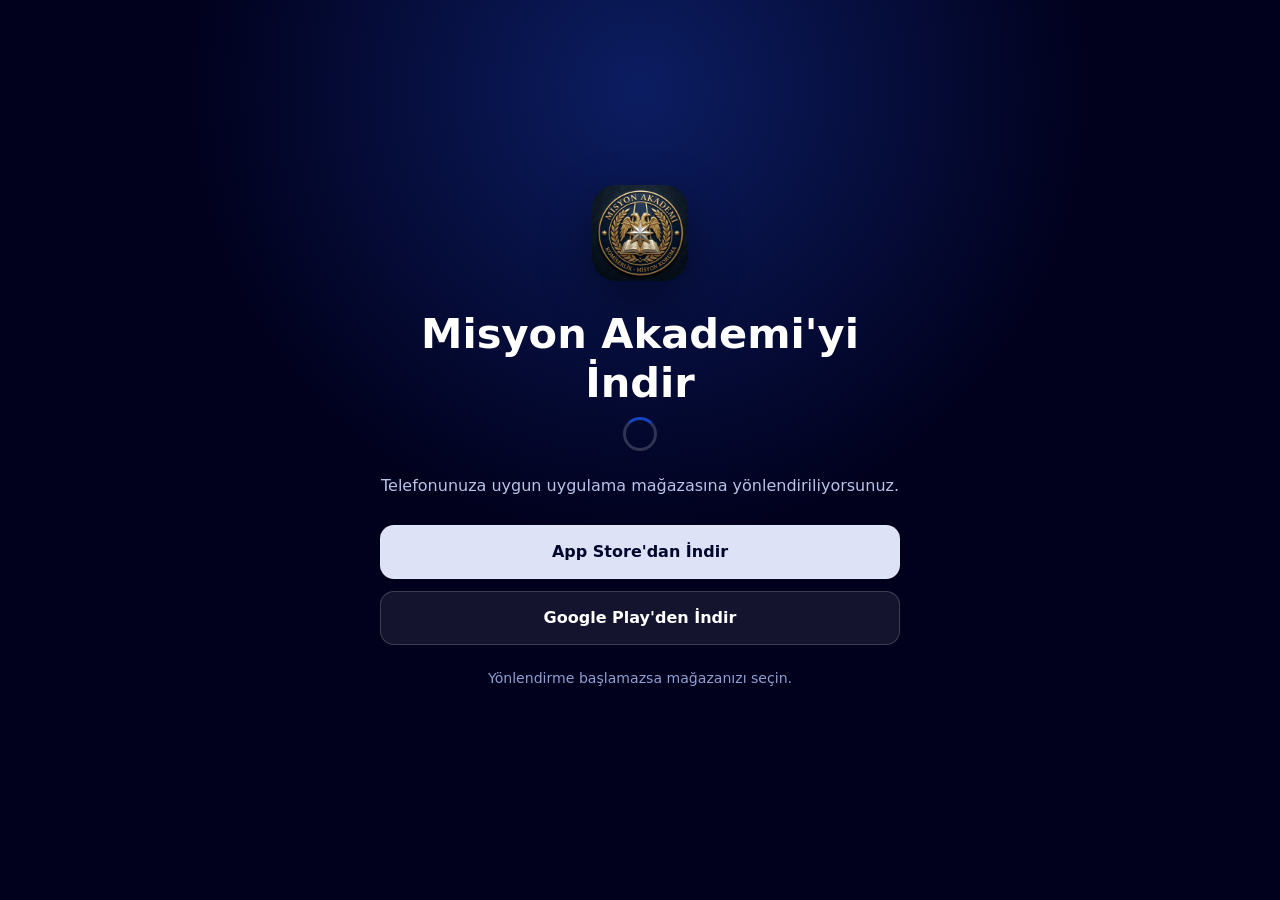
<file: indir/index.html>
<!doctype html>
<html lang="tr">
  <head>
    <meta charset="utf-8" />
    <meta name="viewport" content="width=device-width, initial-scale=1" />
    <meta name="robots" content="noindex, follow" />
    <meta name="theme-color" content="#01011d" />
    <title>Misyon Akademi'yi İndir</title>
    <meta
      name="description"
      content="Misyon Akademi uygulamasını App Store veya Google Play'den indirin."
    />
    <link rel="icon" href="../assets/icons/logo.png" type="image/png" />
    <style>
      :root {
        color-scheme: dark;
        font-family: Inter, system-ui, -apple-system, BlinkMacSystemFont, "Segoe UI", sans-serif;
        background: #01011d;
        color: #fff;
      }

      * { box-sizing: border-box; }

      body {
        min-height: 100vh;
        margin: 0;
        display: grid;
        place-items: center;
        padding: 24px;
        background:
          radial-gradient(circle at 50% 10%, rgba(26, 67, 191, .42), transparent 44%),
          #01011d;
      }

      main {
        width: min(100%, 520px);
        text-align: center;
      }

      .logo {
        width: 96px;
        height: 96px;
        border-radius: 24px;
        box-shadow: 0 18px 50px rgba(0, 0, 0, .35);
      }

      h1 { margin: 24px 0 10px; font-size: clamp(1.8rem, 7vw, 2.6rem); }
      p { margin: 0 auto 26px; color: #b8c3e6; line-height: 1.6; }

      .spinner {
        width: 34px;
        height: 34px;
        margin: 0 auto 22px;
        border: 3px solid rgba(255, 255, 255, .18);
        border-top-color: #1a43bf;
        border-radius: 50%;
        animation: spin .8s linear infinite;
      }

      @keyframes spin { to { transform: rotate(360deg); } }

      .stores {
        display: grid;
        gap: 12px;
      }

      .store-link {
        display: flex;
        align-items: center;
        justify-content: center;
        gap: 10px;
        min-height: 54px;
        padding: 14px 20px;
        border: 1px solid rgba(255, 255, 255, .18);
        border-radius: 14px;
        background: rgba(255, 255, 255, .08);
        color: #fff;
        font-weight: 700;
        text-decoration: none;
      }

      .store-link:first-child { background: #dde2f6; color: #00072d; }
      .store-link:focus-visible { outline: 3px solid #0d34e9; outline-offset: 3px; }
      .note { margin-top: 22px; font-size: .88rem; color: #8fa0d0; }
    </style>
    <script>
      (function () {
        var APP_STORE_URL = "https://apps.apple.com/us/app/komiserlik-misyon-koruma/id6760534055";
        var PLAY_STORE_URL = "https://play.google.com/store/apps/details?id=com.misyonakademi.paem&hl=tr";
        var userAgent = navigator.userAgent || navigator.vendor || "";
        var isIPadOS = navigator.platform === "MacIntel" && navigator.maxTouchPoints > 1;
        var isIOS = /iPad|iPhone|iPod/i.test(userAgent) || isIPadOS;
        var isAndroid = /Android/i.test(userAgent);

        if (isIOS) {
          window.location.replace(APP_STORE_URL);
        } else if (isAndroid) {
          window.location.replace(PLAY_STORE_URL);
        }
      })();
    </script>
  </head>
  <body>
    <main>
      <img class="logo" src="../assets/icons/logo.png" alt="Misyon Akademi" />
      <h1>Misyon Akademi'yi İndir</h1>
      <div class="spinner" aria-hidden="true"></div>
      <p>Telefonunuza uygun uygulama mağazasına yönlendiriliyorsunuz.</p>
      <div class="stores">
        <a class="store-link" href="https://apps.apple.com/us/app/komiserlik-misyon-koruma/id6760534055">
          App Store'dan İndir
        </a>
        <a class="store-link" href="https://play.google.com/store/apps/details?id=com.misyonakademi.paem&amp;hl=tr">
          Google Play'den İndir
        </a>
      </div>
      <p class="note">Yönlendirme başlamazsa mağazanızı seçin.</p>
    </main>
  </body>
</html>
</file>
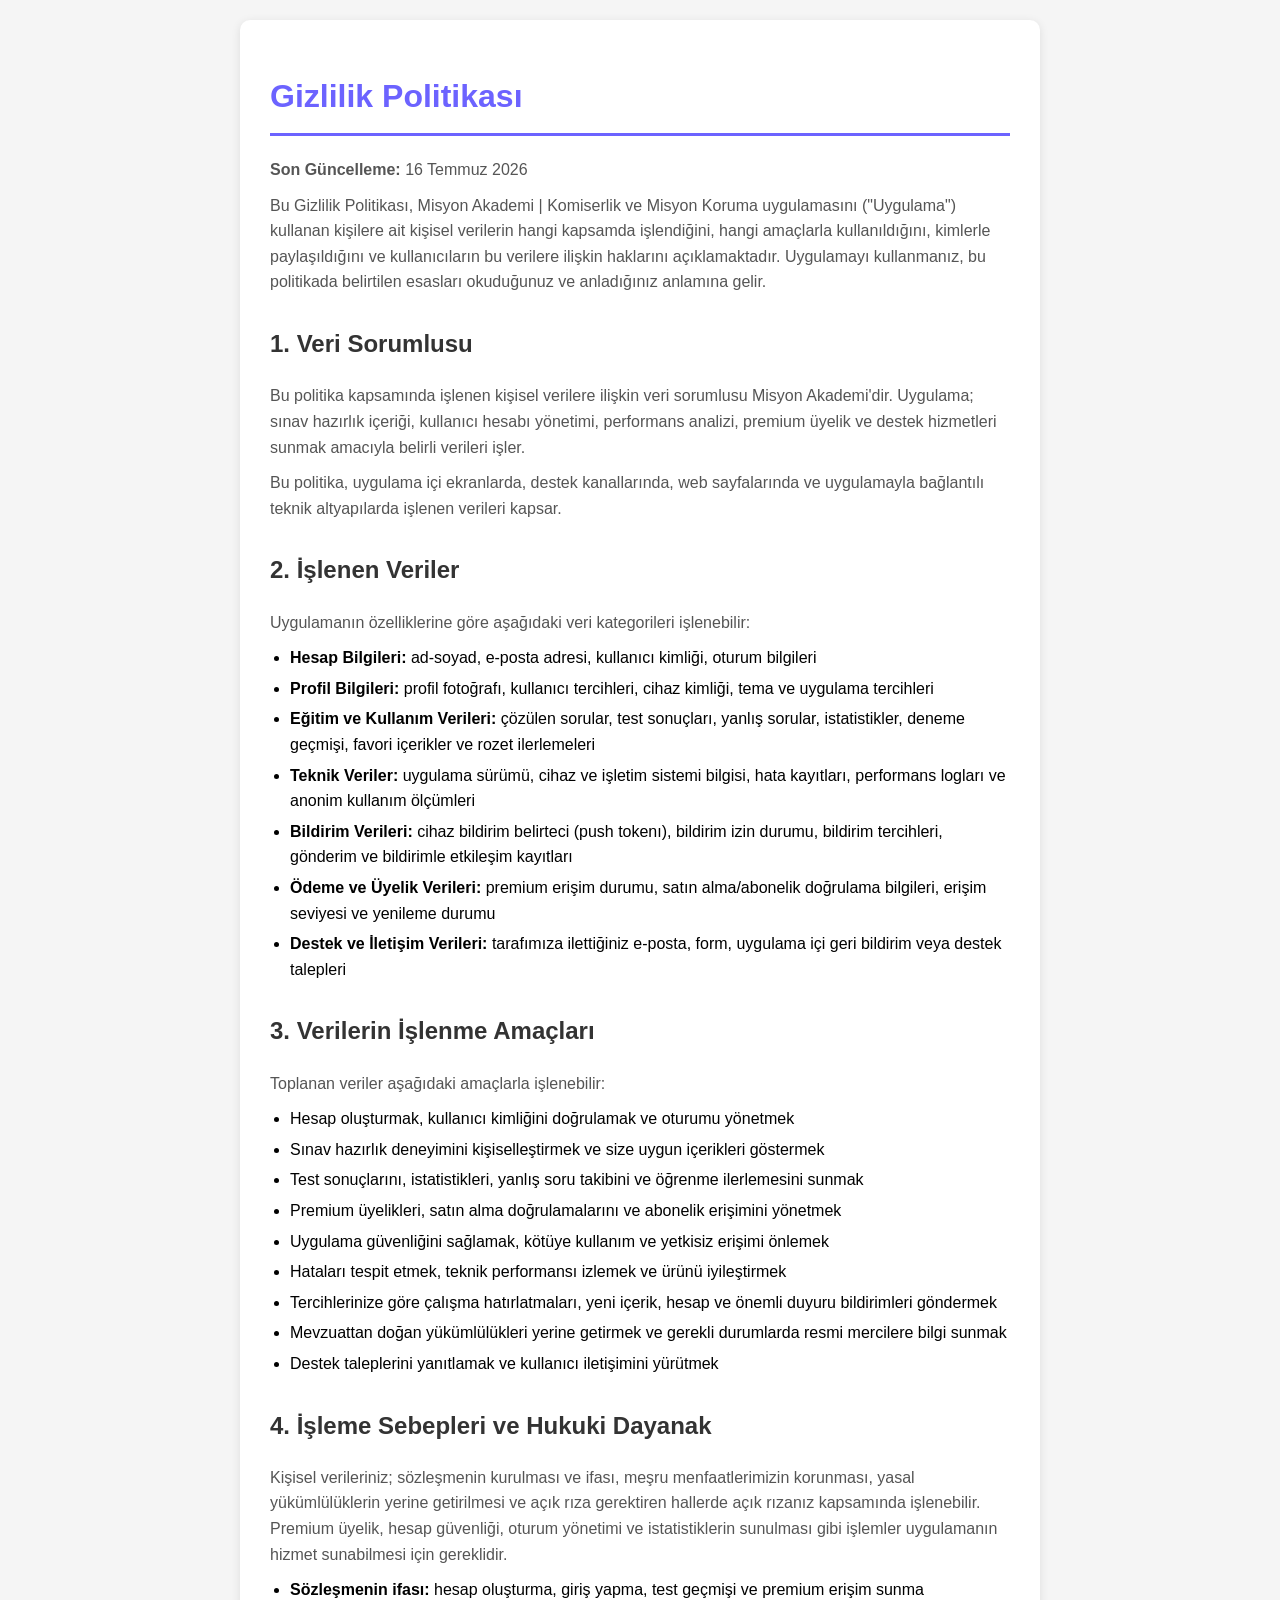
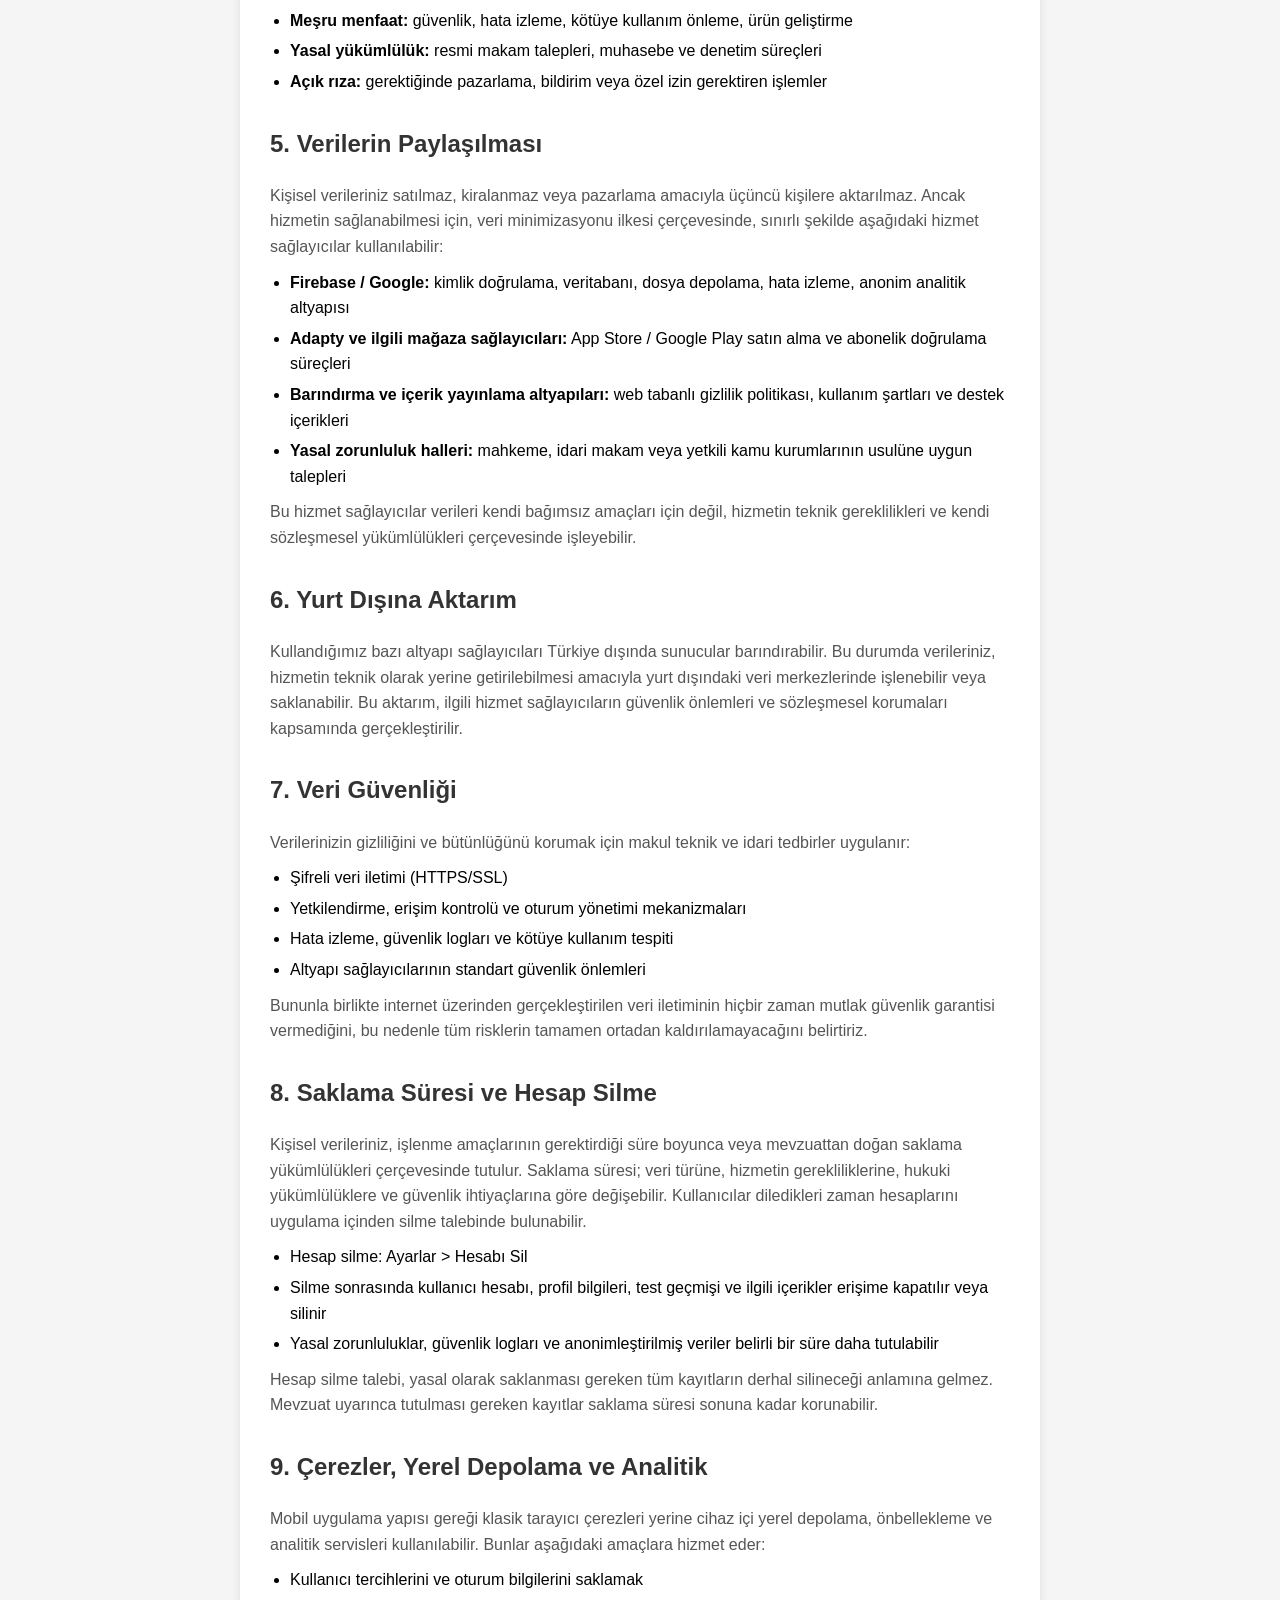
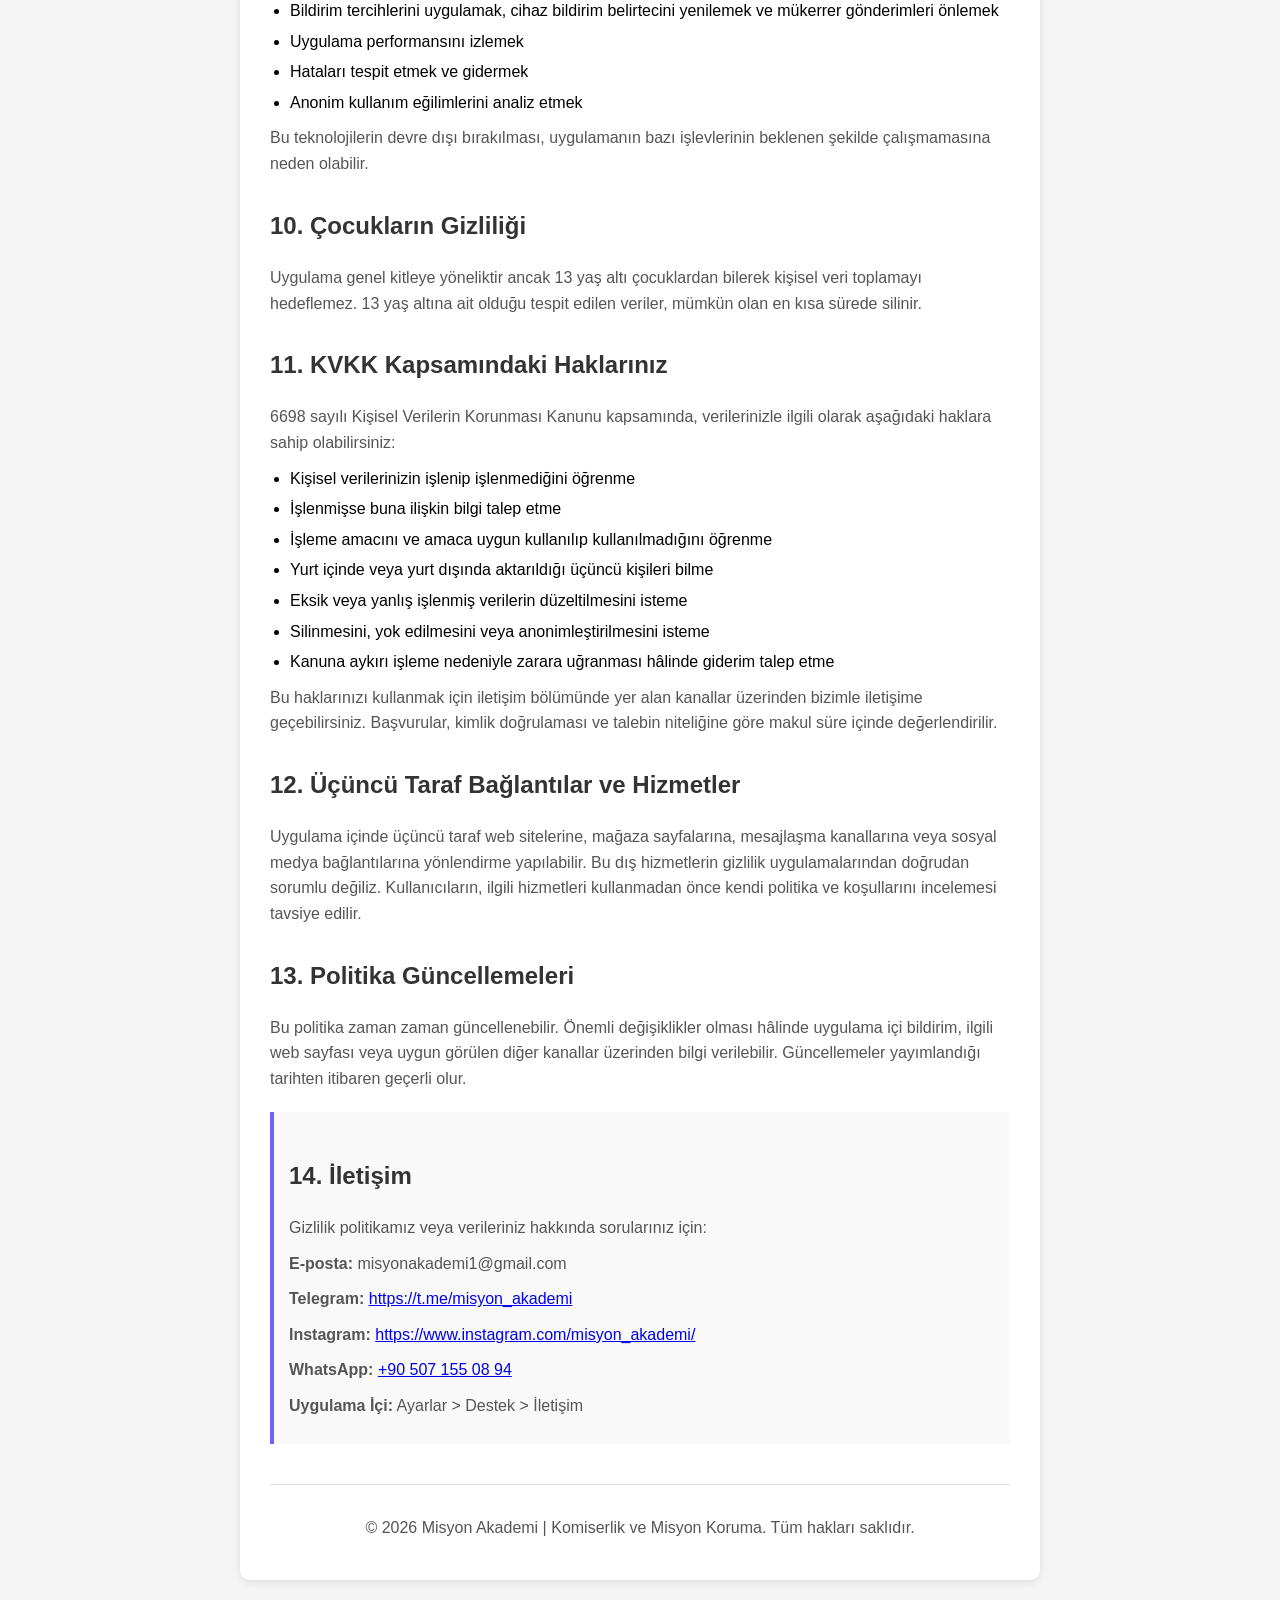
<file: privacy-policy.html>
﻿<!DOCTYPE html>
<html lang="tr">
<head>
    <meta charset="UTF-8">
    <meta name="viewport" content="width=device-width, initial-scale=1.0">
    <title>Gizlilik Politikası - Misyon Akademi</title>
    <style>
        body { font-family: Arial, sans-serif; max-width: 800px; margin: 0 auto; padding: 20px; line-height: 1.6; background: #f5f5f5; }
        .container { background: white; padding: 30px; border-radius: 10px; box-shadow: 0 2px 10px rgba(0,0,0,0.1); }
        h1 { color: #6C63FF; border-bottom: 3px solid #6C63FF; padding-bottom: 10px; }
        h2 { color: #333; margin-top: 30px; }
        p { margin: 10px 0; color: #555; }
        ul { margin: 10px 0; padding-left: 20px; }
        li { margin: 5px 0; }
        .contact { background: #f9f9f9; padding: 15px; border-left: 4px solid #6C63FF; margin-top: 20px; }
        .footer { text-align: center; margin-top: 40px; padding-top: 20px; border-top: 1px solid #ddd; color: #888; }
    </style>
</head>
<body>
    <div class="container">
        <h1>Gizlilik Politikası</h1>
        <p><strong>Son Güncelleme:</strong> 16 Temmuz 2026</p>
        <p>Bu Gizlilik Politikası, Misyon Akademi | Komiserlik ve Misyon Koruma uygulamasını ("Uygulama") kullanan kişilere ait kişisel verilerin hangi kapsamda işlendiğini, hangi amaçlarla kullanıldığını, kimlerle paylaşıldığını ve kullanıcıların bu verilere ilişkin haklarını açıklamaktadır. Uygulamayı kullanmanız, bu politikada belirtilen esasları okuduğunuz ve anladığınız anlamına gelir.</p>

        <h2>1. Veri Sorumlusu</h2>
        <p>Bu politika kapsamında işlenen kişisel verilere ilişkin veri sorumlusu Misyon Akademi'dir. Uygulama; sınav hazırlık içeriği, kullanıcı hesabı yönetimi, performans analizi, premium üyelik ve destek hizmetleri sunmak amacıyla belirli verileri işler.</p>
        <p>Bu politika, uygulama içi ekranlarda, destek kanallarında, web sayfalarında ve uygulamayla bağlantılı teknik altyapılarda işlenen verileri kapsar.</p>

        <h2>2. İşlenen Veriler</h2>
        <p>Uygulamanın özelliklerine göre aşağıdaki veri kategorileri işlenebilir:</p>
        <ul>
            <li><strong>Hesap Bilgileri:</strong> ad-soyad, e-posta adresi, kullanıcı kimliği, oturum bilgileri</li>
            <li><strong>Profil Bilgileri:</strong> profil fotoğrafı, kullanıcı tercihleri, cihaz kimliği, tema ve uygulama tercihleri</li>
            <li><strong>Eğitim ve Kullanım Verileri:</strong> çözülen sorular, test sonuçları, yanlış sorular, istatistikler, deneme geçmişi, favori içerikler ve rozet ilerlemeleri</li>
            <li><strong>Teknik Veriler:</strong> uygulama sürümü, cihaz ve işletim sistemi bilgisi, hata kayıtları, performans logları ve anonim kullanım ölçümleri</li>
            <li><strong>Bildirim Verileri:</strong> cihaz bildirim belirteci (push tokenı), bildirim izin durumu, bildirim tercihleri, gönderim ve bildirimle etkileşim kayıtları</li>
            <li><strong>Ödeme ve Üyelik Verileri:</strong> premium erişim durumu, satın alma/abonelik doğrulama bilgileri, erişim seviyesi ve yenileme durumu</li>
            <li><strong>Destek ve İletişim Verileri:</strong> tarafımıza ilettiğiniz e-posta, form, uygulama içi geri bildirim veya destek talepleri</li>
        </ul>

        <h2>3. Verilerin İşlenme Amaçları</h2>
        <p>Toplanan veriler aşağıdaki amaçlarla işlenebilir:</p>
        <ul>
            <li>Hesap oluşturmak, kullanıcı kimliğini doğrulamak ve oturumu yönetmek</li>
            <li>Sınav hazırlık deneyimini kişiselleştirmek ve size uygun içerikleri göstermek</li>
            <li>Test sonuçlarını, istatistikleri, yanlış soru takibini ve öğrenme ilerlemesini sunmak</li>
            <li>Premium üyelikleri, satın alma doğrulamalarını ve abonelik erişimini yönetmek</li>
            <li>Uygulama güvenliğini sağlamak, kötüye kullanım ve yetkisiz erişimi önlemek</li>
            <li>Hataları tespit etmek, teknik performansı izlemek ve ürünü iyileştirmek</li>
            <li>Tercihlerinize göre çalışma hatırlatmaları, yeni içerik, hesap ve önemli duyuru bildirimleri göndermek</li>
            <li>Mevzuattan doğan yükümlülükleri yerine getirmek ve gerekli durumlarda resmi mercilere bilgi sunmak</li>
            <li>Destek taleplerini yanıtlamak ve kullanıcı iletişimini yürütmek</li>
        </ul>

        <h2>4. İşleme Sebepleri ve Hukuki Dayanak</h2>
        <p>Kişisel verileriniz; sözleşmenin kurulması ve ifası, meşru menfaatlerimizin korunması, yasal yükümlülüklerin yerine getirilmesi ve açık rıza gerektiren hallerde açık rızanız kapsamında işlenebilir. Premium üyelik, hesap güvenliği, oturum yönetimi ve istatistiklerin sunulması gibi işlemler uygulamanın hizmet sunabilmesi için gereklidir.</p>
        <ul>
            <li><strong>Sözleşmenin ifası:</strong> hesap oluşturma, giriş yapma, test geçmişi ve premium erişim sunma</li>
            <li><strong>Meşru menfaat:</strong> güvenlik, hata izleme, kötüye kullanım önleme, ürün geliştirme</li>
            <li><strong>Yasal yükümlülük:</strong> resmi makam talepleri, muhasebe ve denetim süreçleri</li>
            <li><strong>Açık rıza:</strong> gerektiğinde pazarlama, bildirim veya özel izin gerektiren işlemler</li>
        </ul>

        <h2>5. Verilerin Paylaşılması</h2>
        <p>Kişisel verileriniz satılmaz, kiralanmaz veya pazarlama amacıyla üçüncü kişilere aktarılmaz. Ancak hizmetin sağlanabilmesi için, veri minimizasyonu ilkesi çerçevesinde, sınırlı şekilde aşağıdaki hizmet sağlayıcılar kullanılabilir:</p>
        <ul>
            <li><strong>Firebase / Google:</strong> kimlik doğrulama, veritabanı, dosya depolama, hata izleme, anonim analitik altyapısı</li>
            <li><strong>Adapty ve ilgili mağaza sağlayıcıları:</strong> App Store / Google Play satın alma ve abonelik doğrulama süreçleri</li>
            <li><strong>Barındırma ve içerik yayınlama altyapıları:</strong> web tabanlı gizlilik politikası, kullanım şartları ve destek içerikleri</li>
            <li><strong>Yasal zorunluluk halleri:</strong> mahkeme, idari makam veya yetkili kamu kurumlarının usulüne uygun talepleri</li>
        </ul>
        <p>Bu hizmet sağlayıcılar verileri kendi bağımsız amaçları için değil, hizmetin teknik gereklilikleri ve kendi sözleşmesel yükümlülükleri çerçevesinde işleyebilir.</p>

        <h2>6. Yurt Dışına Aktarım</h2>
        <p>Kullandığımız bazı altyapı sağlayıcıları Türkiye dışında sunucular barındırabilir. Bu durumda verileriniz, hizmetin teknik olarak yerine getirilebilmesi amacıyla yurt dışındaki veri merkezlerinde işlenebilir veya saklanabilir. Bu aktarım, ilgili hizmet sağlayıcıların güvenlik önlemleri ve sözleşmesel korumaları kapsamında gerçekleştirilir.</p>

        <h2>7. Veri Güvenliği</h2>
        <p>Verilerinizin gizliliğini ve bütünlüğünü korumak için makul teknik ve idari tedbirler uygulanır:</p>
        <ul>
            <li>Şifreli veri iletimi (HTTPS/SSL)</li>
            <li>Yetkilendirme, erişim kontrolü ve oturum yönetimi mekanizmaları</li>
            <li>Hata izleme, güvenlik logları ve kötüye kullanım tespiti</li>
            <li>Altyapı sağlayıcılarının standart güvenlik önlemleri</li>
        </ul>
        <p>Bununla birlikte internet üzerinden gerçekleştirilen veri iletiminin hiçbir zaman mutlak güvenlik garantisi vermediğini, bu nedenle tüm risklerin tamamen ortadan kaldırılamayacağını belirtiriz.</p>

        <h2>8. Saklama Süresi ve Hesap Silme</h2>
        <p>Kişisel verileriniz, işlenme amaçlarının gerektirdiği süre boyunca veya mevzuattan doğan saklama yükümlülükleri çerçevesinde tutulur. Saklama süresi; veri türüne, hizmetin gerekliliklerine, hukuki yükümlülüklere ve güvenlik ihtiyaçlarına göre değişebilir. Kullanıcılar diledikleri zaman hesaplarını uygulama içinden silme talebinde bulunabilir.</p>
        <ul>
            <li>Hesap silme: Ayarlar &gt; Hesabı Sil</li>
            <li>Silme sonrasında kullanıcı hesabı, profil bilgileri, test geçmişi ve ilgili içerikler erişime kapatılır veya silinir</li>
            <li>Yasal zorunluluklar, güvenlik logları ve anonimleştirilmiş veriler belirli bir süre daha tutulabilir</li>
        </ul>
        <p>Hesap silme talebi, yasal olarak saklanması gereken tüm kayıtların derhal silineceği anlamına gelmez. Mevzuat uyarınca tutulması gereken kayıtlar saklama süresi sonuna kadar korunabilir.</p>

        <h2>9. Çerezler, Yerel Depolama ve Analitik</h2>
        <p>Mobil uygulama yapısı gereği klasik tarayıcı çerezleri yerine cihaz içi yerel depolama, önbellekleme ve analitik servisleri kullanılabilir. Bunlar aşağıdaki amaçlara hizmet eder:</p>
        <ul>
            <li>Kullanıcı tercihlerini ve oturum bilgilerini saklamak</li>
            <li>Bildirim tercihlerini uygulamak, cihaz bildirim belirtecini yenilemek ve mükerrer gönderimleri önlemek</li>
            <li>Uygulama performansını izlemek</li>
            <li>Hataları tespit etmek ve gidermek</li>
            <li>Anonim kullanım eğilimlerini analiz etmek</li>
        </ul>
        <p>Bu teknolojilerin devre dışı bırakılması, uygulamanın bazı işlevlerinin beklenen şekilde çalışmamasına neden olabilir.</p>

        <h2>10. Çocukların Gizliliği</h2>
        <p>Uygulama genel kitleye yöneliktir ancak 13 yaş altı çocuklardan bilerek kişisel veri toplamayı hedeflemez. 13 yaş altına ait olduğu tespit edilen veriler, mümkün olan en kısa sürede silinir.</p>

        <h2>11. KVKK Kapsamındaki Haklarınız</h2>
        <p>6698 sayılı Kişisel Verilerin Korunması Kanunu kapsamında, verilerinizle ilgili olarak aşağıdaki haklara sahip olabilirsiniz:</p>
        <ul>
            <li>Kişisel verilerinizin işlenip işlenmediğini öğrenme</li>
            <li>İşlenmişse buna ilişkin bilgi talep etme</li>
            <li>İşleme amacını ve amaca uygun kullanılıp kullanılmadığını öğrenme</li>
            <li>Yurt içinde veya yurt dışında aktarıldığı üçüncü kişileri bilme</li>
            <li>Eksik veya yanlış işlenmiş verilerin düzeltilmesini isteme</li>
            <li>Silinmesini, yok edilmesini veya anonimleştirilmesini isteme</li>
            <li>Kanuna aykırı işleme nedeniyle zarara uğranması hâlinde giderim talep etme</li>
        </ul>
        <p>Bu haklarınızı kullanmak için iletişim bölümünde yer alan kanallar üzerinden bizimle iletişime geçebilirsiniz. Başvurular, kimlik doğrulaması ve talebin niteliğine göre makul süre içinde değerlendirilir.</p>

        <h2>12. Üçüncü Taraf Bağlantılar ve Hizmetler</h2>
        <p>Uygulama içinde üçüncü taraf web sitelerine, mağaza sayfalarına, mesajlaşma kanallarına veya sosyal medya bağlantılarına yönlendirme yapılabilir. Bu dış hizmetlerin gizlilik uygulamalarından doğrudan sorumlu değiliz. Kullanıcıların, ilgili hizmetleri kullanmadan önce kendi politika ve koşullarını incelemesi tavsiye edilir.</p>

        <h2>13. Politika Güncellemeleri</h2>
        <p>Bu politika zaman zaman güncellenebilir. Önemli değişiklikler olması hâlinde uygulama içi bildirim, ilgili web sayfası veya uygun görülen diğer kanallar üzerinden bilgi verilebilir. Güncellemeler yayımlandığı tarihten itibaren geçerli olur.</p>

        <div class="contact">
            <h2>14. İletişim</h2>
            <p>Gizlilik politikamız veya verileriniz hakkında sorularınız için:</p>
            <p><strong>E-posta:</strong> misyonakademi1@gmail.com</p>
            <p><strong>Telegram:</strong> <a href="https://t.me/misyon_akademi">https://t.me/misyon_akademi</a></p>
            <p><strong>Instagram:</strong> <a href="https://www.instagram.com/misyon_akademi/">https://www.instagram.com/misyon_akademi/</a></p>
            <p><strong>WhatsApp:</strong> <a href="https://wa.me/905071550894">+90 507 155 08 94</a></p>
            <p><strong>Uygulama İçi:</strong> Ayarlar > Destek > İletişim</p>
        </div>

        <div class="footer">
            <p>&copy; 2026 Misyon Akademi | Komiserlik ve Misyon Koruma. Tüm hakları saklıdır.</p>
        </div>
    </div>
</body>
</html>
</file>
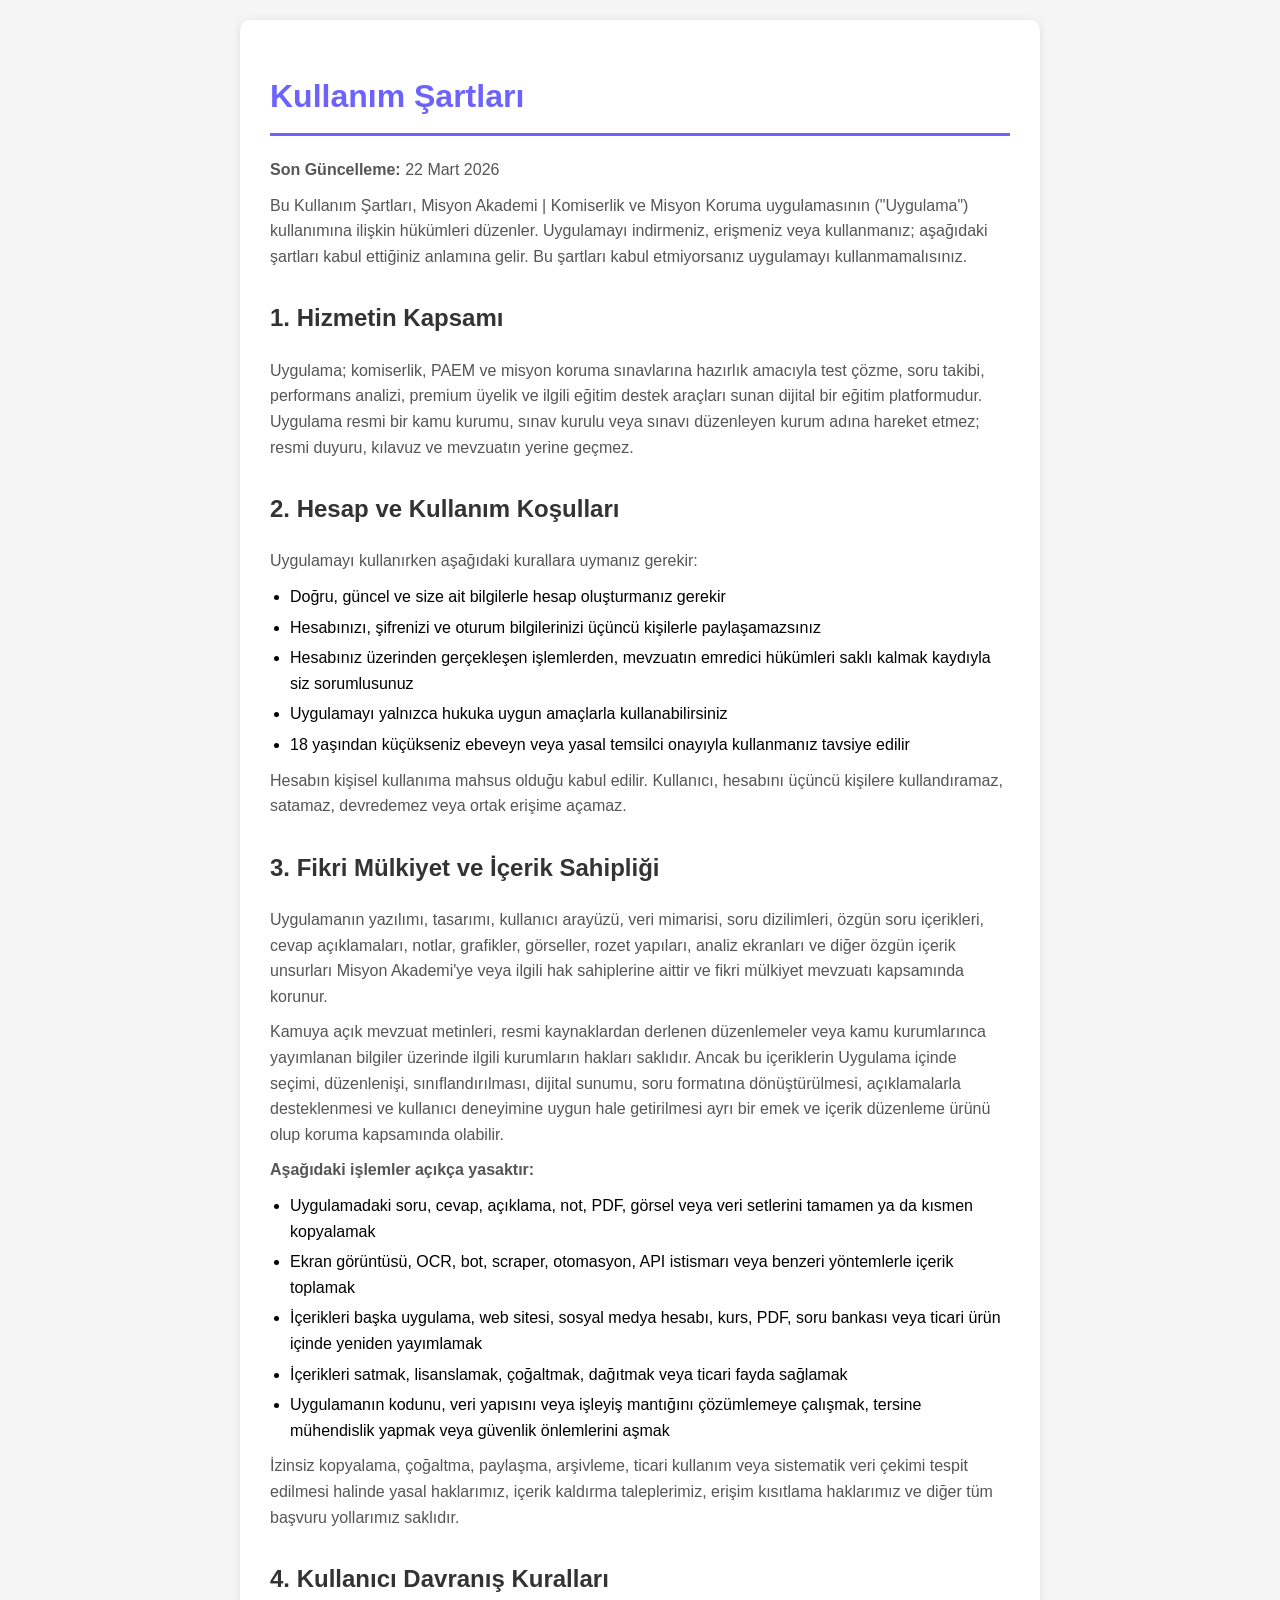
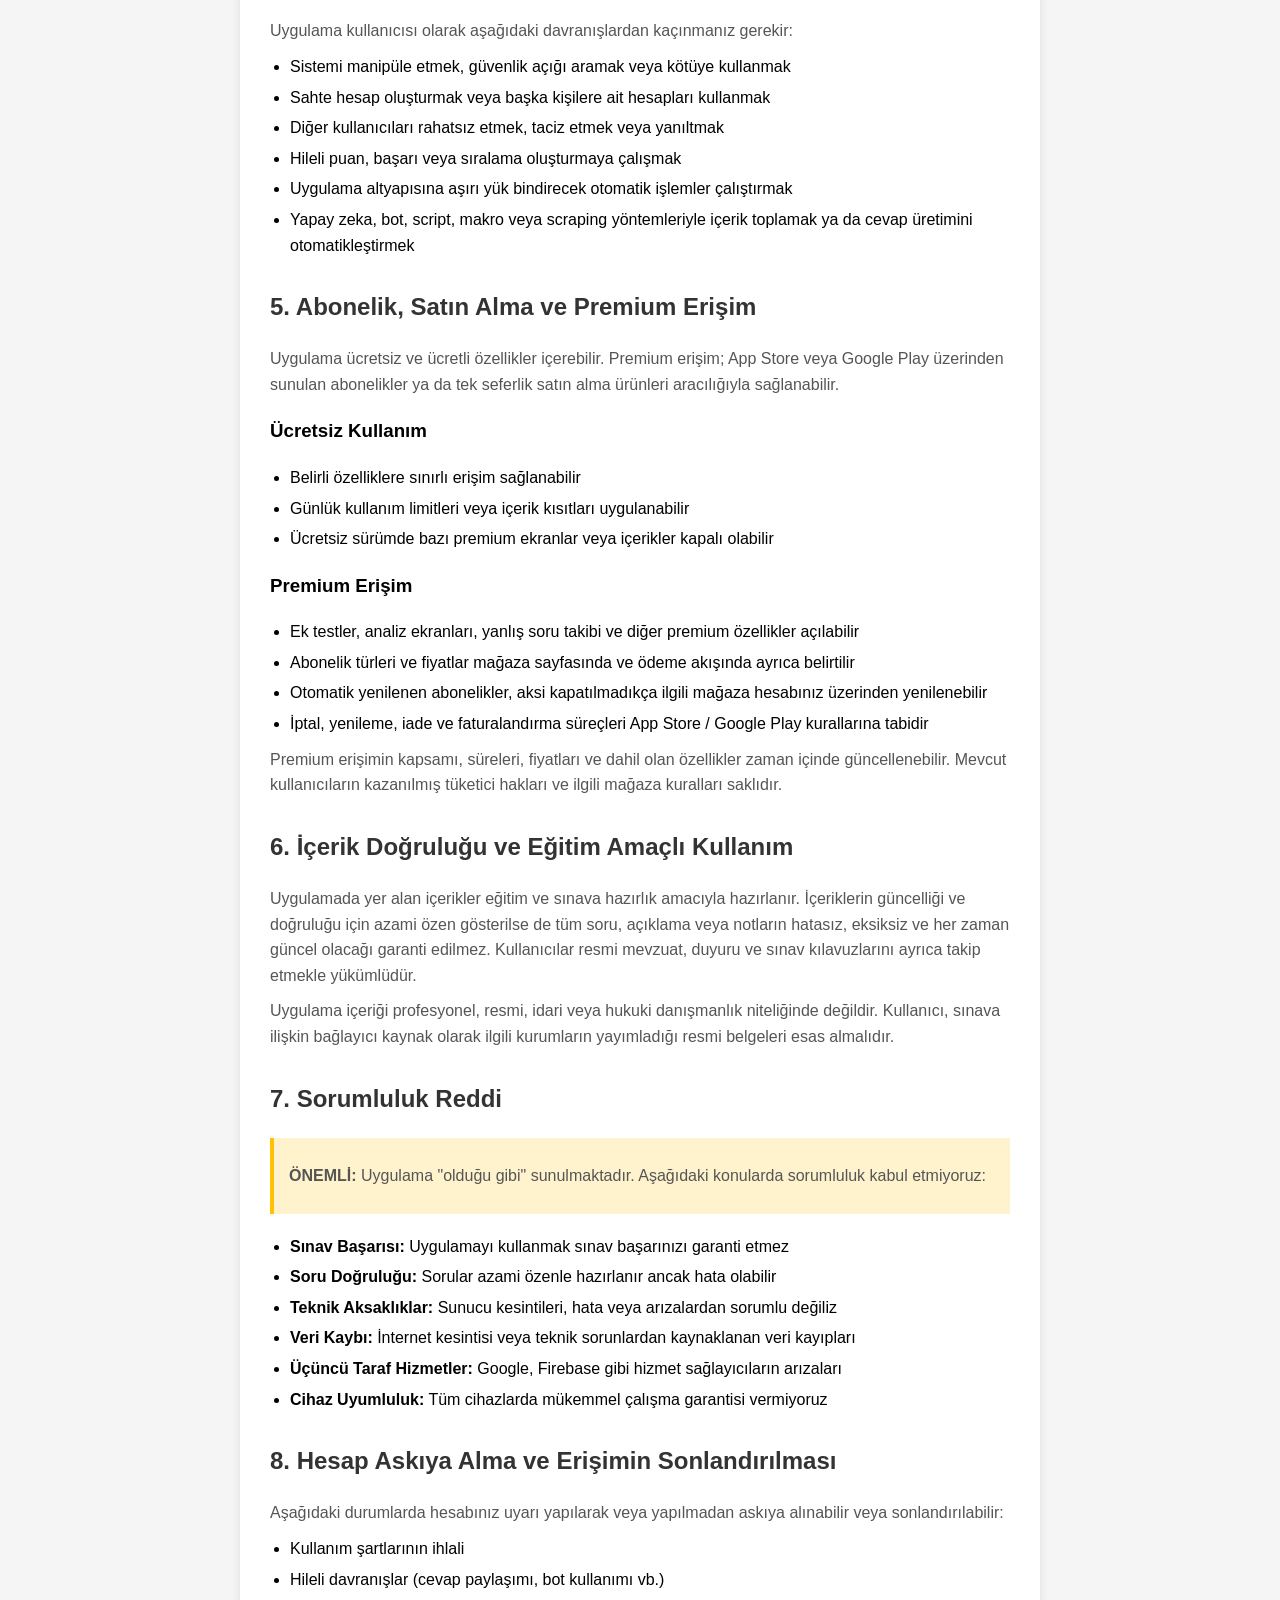
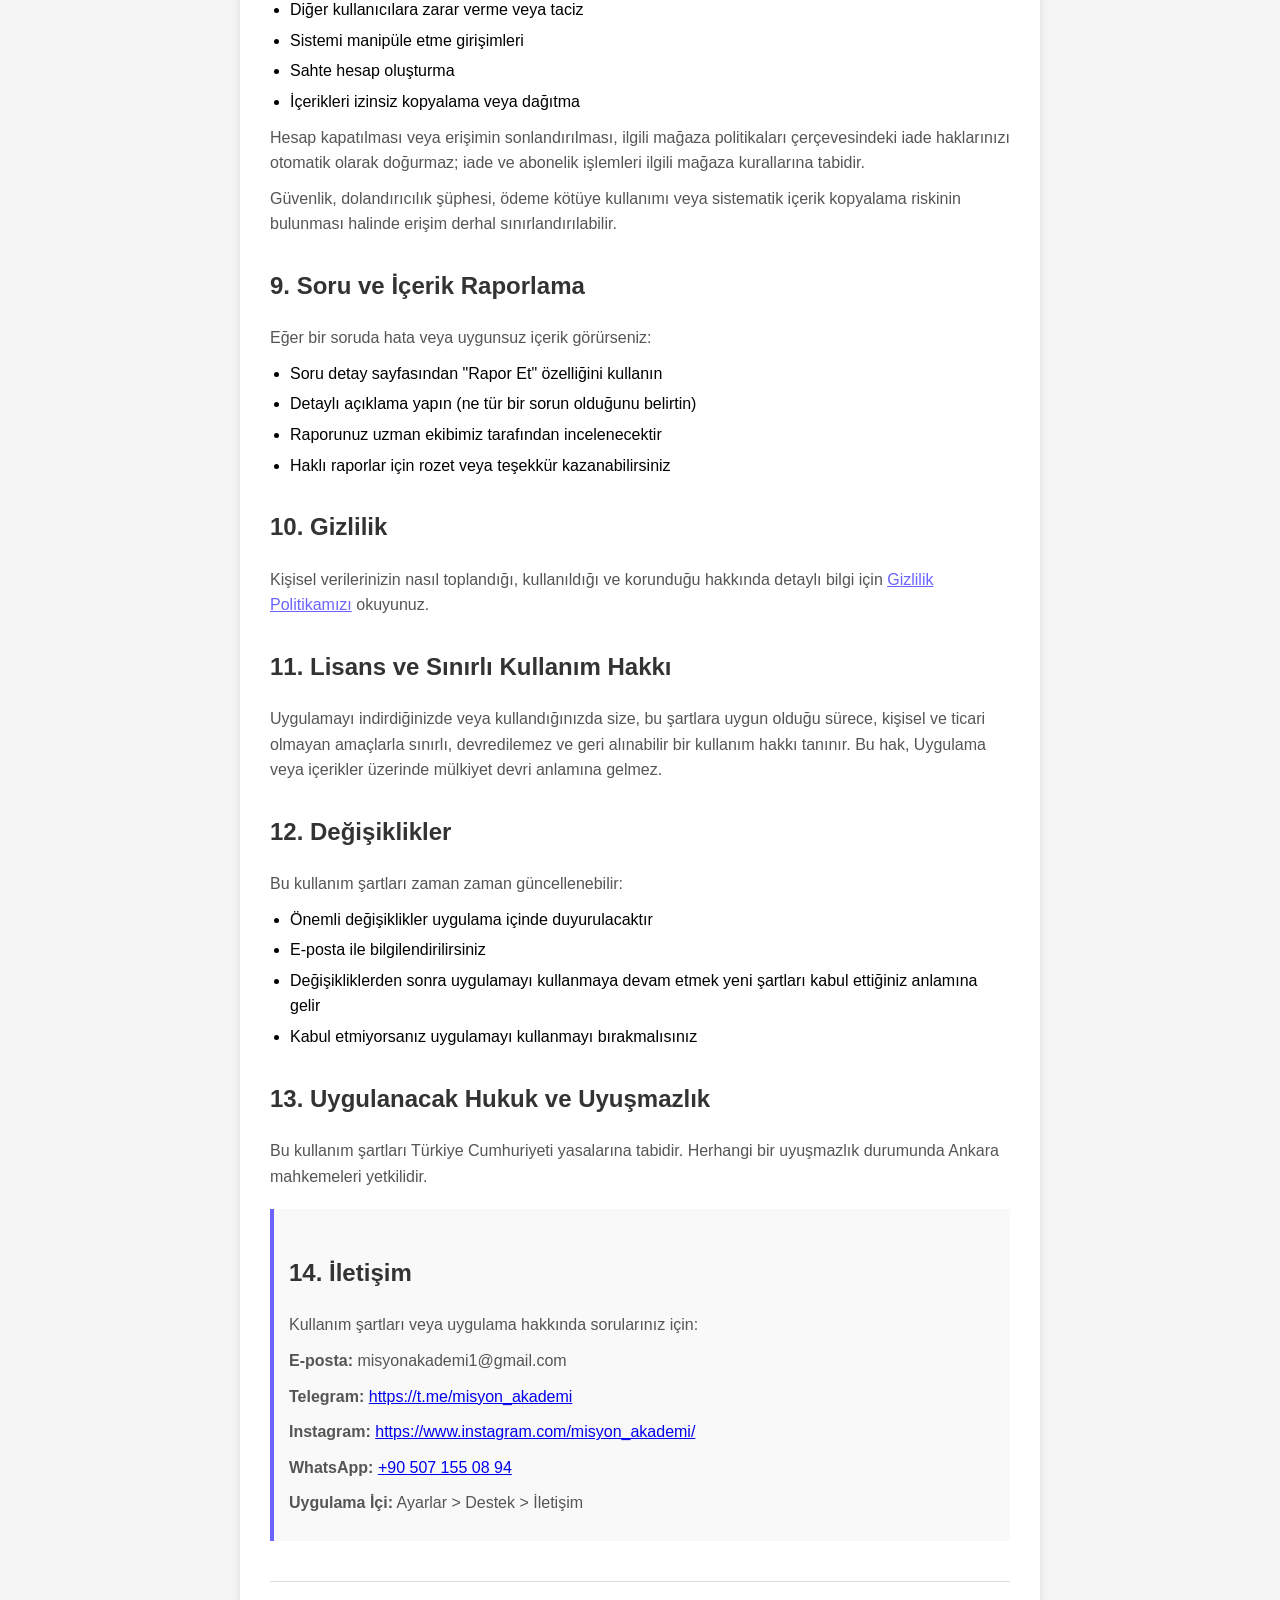
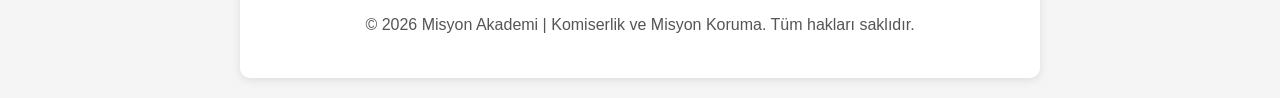
<file: terms-of-service.html>
﻿<!DOCTYPE html>
<html lang="tr">
<head>
    <meta charset="UTF-8">
    <meta name="viewport" content="width=device-width, initial-scale=1.0">
    <title>Kullanım Şartları - Misyon Akademi</title>
    <style>
        body { font-family: Arial, sans-serif; max-width: 800px; margin: 0 auto; padding: 20px; line-height: 1.6; background: #f5f5f5; }
        .container { background: white; padding: 30px; border-radius: 10px; box-shadow: 0 2px 10px rgba(0,0,0,0.1); }
        h1 { color: #6C63FF; border-bottom: 3px solid #6C63FF; padding-bottom: 10px; }
        h2 { color: #333; margin-top: 30px; }
        p { margin: 10px 0; color: #555; }
        ul { margin: 10px 0; padding-left: 20px; }
        li { margin: 5px 0; }
        .warning { background: #fff3cd; padding: 15px; border-left: 4px solid #ffc107; margin: 20px 0; }
        .contact { background: #f9f9f9; padding: 15px; border-left: 4px solid #6C63FF; margin-top: 20px; }
        .footer { text-align: center; margin-top: 40px; padding-top: 20px; border-top: 1px solid #ddd; color: #888; }
    </style>
</head>
<body>
    <div class="container">
        <h1>Kullanım Şartları</h1>
        <p><strong>Son Güncelleme:</strong> 22 Mart 2026</p>
        
        <p>Bu Kullanım Şartları, Misyon Akademi | Komiserlik ve Misyon Koruma uygulamasının ("Uygulama") kullanımına ilişkin hükümleri düzenler. Uygulamayı indirmeniz, erişmeniz veya kullanmanız; aşağıdaki şartları kabul ettiğiniz anlamına gelir. Bu şartları kabul etmiyorsanız uygulamayı kullanmamalısınız.</p>

        <h2>1. Hizmetin Kapsamı</h2>
        <p>Uygulama; komiserlik, PAEM ve misyon koruma sınavlarına hazırlık amacıyla test çözme, soru takibi, performans analizi, premium üyelik ve ilgili eğitim destek araçları sunan dijital bir eğitim platformudur. Uygulama resmi bir kamu kurumu, sınav kurulu veya sınavı düzenleyen kurum adına hareket etmez; resmi duyuru, kılavuz ve mevzuatın yerine geçmez.</p>

        <h2>2. Hesap ve Kullanım Koşulları</h2>
        <p>Uygulamayı kullanırken aşağıdaki kurallara uymanız gerekir:</p>
        <ul>
            <li>Doğru, güncel ve size ait bilgilerle hesap oluşturmanız gerekir</li>
            <li>Hesabınızı, şifrenizi ve oturum bilgilerinizi üçüncü kişilerle paylaşamazsınız</li>
            <li>Hesabınız üzerinden gerçekleşen işlemlerden, mevzuatın emredici hükümleri saklı kalmak kaydıyla siz sorumlusunuz</li>
            <li>Uygulamayı yalnızca hukuka uygun amaçlarla kullanabilirsiniz</li>
            <li>18 yaşından küçükseniz ebeveyn veya yasal temsilci onayıyla kullanmanız tavsiye edilir</li>
        </ul>
        <p>Hesabın kişisel kullanıma mahsus olduğu kabul edilir. Kullanıcı, hesabını üçüncü kişilere kullandıramaz, satamaz, devredemez veya ortak erişime açamaz.</p>

        <h2>3. Fikri Mülkiyet ve İçerik Sahipliği</h2>
        <p>Uygulamanın yazılımı, tasarımı, kullanıcı arayüzü, veri mimarisi, soru dizilimleri, özgün soru içerikleri, cevap açıklamaları, notlar, grafikler, görseller, rozet yapıları, analiz ekranları ve diğer özgün içerik unsurları Misyon Akademi'ye veya ilgili hak sahiplerine aittir ve fikri mülkiyet mevzuatı kapsamında korunur.</p>
        <p>Kamuya açık mevzuat metinleri, resmi kaynaklardan derlenen düzenlemeler veya kamu kurumlarınca yayımlanan bilgiler üzerinde ilgili kurumların hakları saklıdır. Ancak bu içeriklerin Uygulama içinde seçimi, düzenlenişi, sınıflandırılması, dijital sunumu, soru formatına dönüştürülmesi, açıklamalarla desteklenmesi ve kullanıcı deneyimine uygun hale getirilmesi ayrı bir emek ve içerik düzenleme ürünü olup koruma kapsamında olabilir.</p>
        <p><strong>Aşağıdaki işlemler açıkça yasaktır:</strong></p>
        <ul>
            <li>Uygulamadaki soru, cevap, açıklama, not, PDF, görsel veya veri setlerini tamamen ya da kısmen kopyalamak</li>
            <li>Ekran görüntüsü, OCR, bot, scraper, otomasyon, API istismarı veya benzeri yöntemlerle içerik toplamak</li>
            <li>İçerikleri başka uygulama, web sitesi, sosyal medya hesabı, kurs, PDF, soru bankası veya ticari ürün içinde yeniden yayımlamak</li>
            <li>İçerikleri satmak, lisanslamak, çoğaltmak, dağıtmak veya ticari fayda sağlamak</li>
            <li>Uygulamanın kodunu, veri yapısını veya işleyiş mantığını çözümlemeye çalışmak, tersine mühendislik yapmak veya güvenlik önlemlerini aşmak</li>
        </ul>
        <p>İzinsiz kopyalama, çoğaltma, paylaşma, arşivleme, ticari kullanım veya sistematik veri çekimi tespit edilmesi halinde yasal haklarımız, içerik kaldırma taleplerimiz, erişim kısıtlama haklarımız ve diğer tüm başvuru yollarımız saklıdır.</p>

        <h2>4. Kullanıcı Davranış Kuralları</h2>
        <p>Uygulama kullanıcısı olarak aşağıdaki davranışlardan kaçınmanız gerekir:</p>
        <ul>
            <li>Sistemi manipüle etmek, güvenlik açığı aramak veya kötüye kullanmak</li>
            <li>Sahte hesap oluşturmak veya başka kişilere ait hesapları kullanmak</li>
            <li>Diğer kullanıcıları rahatsız etmek, taciz etmek veya yanıltmak</li>
            <li>Hileli puan, başarı veya sıralama oluşturmaya çalışmak</li>
            <li>Uygulama altyapısına aşırı yük bindirecek otomatik işlemler çalıştırmak</li>
            <li>Yapay zeka, bot, script, makro veya scraping yöntemleriyle içerik toplamak ya da cevap üretimini otomatikleştirmek</li>
        </ul>

        <h2>5. Abonelik, Satın Alma ve Premium Erişim</h2>
        <p>Uygulama ücretsiz ve ücretli özellikler içerebilir. Premium erişim; App Store veya Google Play üzerinden sunulan abonelikler ya da tek seferlik satın alma ürünleri aracılığıyla sağlanabilir.</p>
        
        <h3>Ücretsiz Kullanım</h3>
        <ul>
            <li>Belirli özelliklere sınırlı erişim sağlanabilir</li>
            <li>Günlük kullanım limitleri veya içerik kısıtları uygulanabilir</li>
            <li>Ücretsiz sürümde bazı premium ekranlar veya içerikler kapalı olabilir</li>
        </ul>

        <h3>Premium Erişim</h3>
        <ul>
            <li>Ek testler, analiz ekranları, yanlış soru takibi ve diğer premium özellikler açılabilir</li>
            <li>Abonelik türleri ve fiyatlar mağaza sayfasında ve ödeme akışında ayrıca belirtilir</li>
            <li>Otomatik yenilenen abonelikler, aksi kapatılmadıkça ilgili mağaza hesabınız üzerinden yenilenebilir</li>
            <li>İptal, yenileme, iade ve faturalandırma süreçleri App Store / Google Play kurallarına tabidir</li>
        </ul>
        <p>Premium erişimin kapsamı, süreleri, fiyatları ve dahil olan özellikler zaman içinde güncellenebilir. Mevcut kullanıcıların kazanılmış tüketici hakları ve ilgili mağaza kuralları saklıdır.</p>

        <h2>6. İçerik Doğruluğu ve Eğitim Amaçlı Kullanım</h2>
        <p>Uygulamada yer alan içerikler eğitim ve sınava hazırlık amacıyla hazırlanır. İçeriklerin güncelliği ve doğruluğu için azami özen gösterilse de tüm soru, açıklama veya notların hatasız, eksiksiz ve her zaman güncel olacağı garanti edilmez. Kullanıcılar resmi mevzuat, duyuru ve sınav kılavuzlarını ayrıca takip etmekle yükümlüdür.</p>
        <p>Uygulama içeriği profesyonel, resmi, idari veya hukuki danışmanlık niteliğinde değildir. Kullanıcı, sınava ilişkin bağlayıcı kaynak olarak ilgili kurumların yayımladığı resmi belgeleri esas almalıdır.</p>

        <h2>7. Sorumluluk Reddi</h2>
        <div class="warning">
            <p><strong>ÖNEMLİ:</strong> Uygulama "olduğu gibi" sunulmaktadır. Aşağıdaki konularda sorumluluk kabul etmiyoruz:</p>
        </div>
        <ul>
            <li><strong>Sınav Başarısı:</strong> Uygulamayı kullanmak sınav başarınızı garanti etmez</li>
            <li><strong>Soru Doğruluğu:</strong> Sorular azami özenle hazırlanır ancak hata olabilir</li>
            <li><strong>Teknik Aksaklıklar:</strong> Sunucu kesintileri, hata veya arızalardan sorumlu değiliz</li>
            <li><strong>Veri Kaybı:</strong> İnternet kesintisi veya teknik sorunlardan kaynaklanan veri kayıpları</li>
            <li><strong>Üçüncü Taraf Hizmetler:</strong> Google, Firebase gibi hizmet sağlayıcıların arızaları</li>
            <li><strong>Cihaz Uyumluluk:</strong> Tüm cihazlarda mükemmel çalışma garantisi vermiyoruz</li>
        </ul>

        <h2>8. Hesap Askıya Alma ve Erişimin Sonlandırılması</h2>
        <p>Aşağıdaki durumlarda hesabınız uyarı yapılarak veya yapılmadan askıya alınabilir veya sonlandırılabilir:</p>
        <ul>
            <li>Kullanım şartlarının ihlali</li>
            <li>Hileli davranışlar (cevap paylaşımı, bot kullanımı vb.)</li>
            <li>Diğer kullanıcılara zarar verme veya taciz</li>
            <li>Sistemi manipüle etme girişimleri</li>
            <li>Sahte hesap oluşturma</li>
            <li>İçerikleri izinsiz kopyalama veya dağıtma</li>
        </ul>
        <p>Hesap kapatılması veya erişimin sonlandırılması, ilgili mağaza politikaları çerçevesindeki iade haklarınızı otomatik olarak doğurmaz; iade ve abonelik işlemleri ilgili mağaza kurallarına tabidir.</p>
        <p>Güvenlik, dolandırıcılık şüphesi, ödeme kötüye kullanımı veya sistematik içerik kopyalama riskinin bulunması halinde erişim derhal sınırlandırılabilir.</p>

        <h2>9. Soru ve İçerik Raporlama</h2>
        <p>Eğer bir soruda hata veya uygunsuz içerik görürseniz:</p>
        <ul>
            <li>Soru detay sayfasından "Rapor Et" özelliğini kullanın</li>
            <li>Detaylı açıklama yapın (ne tür bir sorun olduğunu belirtin)</li>
            <li>Raporunuz uzman ekibimiz tarafından incelenecektir</li>
            <li>Haklı raporlar için rozet veya teşekkür kazanabilirsiniz</li>
        </ul>

        <h2>10. Gizlilik</h2>
        <p>Kişisel verilerinizin nasıl toplandığı, kullanıldığı ve korunduğu hakkında detaylı bilgi için <a href="privacy-policy.html" style="color: #6C63FF;">Gizlilik Politikamızı</a> okuyunuz.</p>

        <h2>11. Lisans ve Sınırlı Kullanım Hakkı</h2>
        <p>Uygulamayı indirdiğinizde veya kullandığınızda size, bu şartlara uygun olduğu sürece, kişisel ve ticari olmayan amaçlarla sınırlı, devredilemez ve geri alınabilir bir kullanım hakkı tanınır. Bu hak, Uygulama veya içerikler üzerinde mülkiyet devri anlamına gelmez.</p>

        <h2>12. Değişiklikler</h2>
        <p>Bu kullanım şartları zaman zaman güncellenebilir:</p>
        <ul>
            <li>Önemli değişiklikler uygulama içinde duyurulacaktır</li>
            <li>E-posta ile bilgilendirilirsiniz</li>
            <li>Değişikliklerden sonra uygulamayı kullanmaya devam etmek yeni şartları kabul ettiğiniz anlamına gelir</li>
            <li>Kabul etmiyorsanız uygulamayı kullanmayı bırakmalısınız</li>
        </ul>

        <h2>13. Uygulanacak Hukuk ve Uyuşmazlık</h2>
        <p>Bu kullanım şartları Türkiye Cumhuriyeti yasalarına tabidir. Herhangi bir uyuşmazlık durumunda Ankara mahkemeleri yetkilidir.</p>

        <div class="contact">
            <h2>14. İletişim</h2>
            <p>Kullanım şartları veya uygulama hakkında sorularınız için:</p>
            <p><strong>E-posta:</strong> misyonakademi1@gmail.com</p>
            <p><strong>Telegram:</strong> <a href="https://t.me/misyon_akademi">https://t.me/misyon_akademi</a></p>
            <p><strong>Instagram:</strong> <a href="https://www.instagram.com/misyon_akademi/">https://www.instagram.com/misyon_akademi/</a></p>
            <p><strong>WhatsApp:</strong> <a href="https://wa.me/905071550894">+90 507 155 08 94</a></p>
            <p><strong>Uygulama İçi:</strong> Ayarlar > Destek > İletişim</p>
        </div>

        <div class="footer">
            <p>&copy; 2026 Misyon Akademi | Komiserlik ve Misyon Koruma. Tüm hakları saklıdır.</p>
        </div>
    </div>
</body>
</html>
</file>
<file: styles.css>
:root {
  --ink: #00072d;
  --navy: #051650;
  --navy-2: #0a2472;
  --brand: #123499;
  --blue: #1748d8;
  --blue-bright: #2f7df4;
  --ice: #eaf0ff;
  --ice-2: #f6f8ff;
  --white: #ffffff;
  --body: #39466a;
  --muted: #657195;
  --line: #dce4fa;
  --green: #25c798;
  --radius-sm: 14px;
  --radius: 24px;
  --radius-lg: 36px;
  --shadow: 0 20px 60px rgba(0, 18, 76, .12);
  --container: 1180px;
}

*, *::before, *::after { box-sizing: border-box; }
html { scroll-behavior: smooth; scroll-padding-top: 92px; }
body { margin: 0; font-family: "DM Sans", system-ui, sans-serif; color: var(--ink); background: var(--white); line-height: 1.65; -webkit-font-smoothing: antialiased; overflow-x: hidden; }
body, button, a { font-family: "DM Sans", system-ui, sans-serif; }
img { display: block; max-width: 100%; }
a { color: inherit; text-decoration: none; }
button { color: inherit; }
.container { width: min(calc(100% - 48px), var(--container)); margin-inline: auto; }
.skip-link { position: fixed; top: 10px; left: 10px; z-index: 9999; padding: 10px 16px; border-radius: 10px; color: var(--white); background: var(--brand); transform: translateY(-160%); transition: transform .2s ease; }
.skip-link:focus { transform: translateY(0); }
:focus-visible { outline: 3px solid #6ea7ff; outline-offset: 4px; }

h1, h2, h3, .brand strong { font-family: "Manrope", system-ui, sans-serif; }
h1, h2, h3, p { margin-top: 0; }
h1 { margin-bottom: 26px; font-size: clamp(2.7rem, 5.4vw, 5.25rem); line-height: 1.02; letter-spacing: -.055em; font-weight: 800; }
h2 { margin-bottom: 22px; font-size: clamp(2.25rem, 4.4vw, 4.25rem); line-height: 1.08; letter-spacing: -.045em; font-weight: 800; }
h3 { margin-bottom: 12px; font-size: 1.22rem; line-height: 1.3; letter-spacing: -.02em; }
em { font-style: normal; color: var(--blue-bright); }

.site-header { position: fixed; inset: 0 0 auto; z-index: 1000; color: var(--white); transition: background-color .25s ease, box-shadow .25s ease, backdrop-filter .25s ease; }
.site-header.is-scrolled { background: rgba(0, 7, 45, .92); box-shadow: 0 12px 32px rgba(0, 0, 0, .16); backdrop-filter: blur(16px); }
.nav-wrap { min-height: 82px; display: flex; align-items: center; gap: 34px; }
.brand { display: flex; align-items: center; gap: 12px; margin-right: auto; }
.brand img { width: 48px; height: 48px; object-fit: contain; }
.brand span { display: grid; line-height: 1.15; }
.brand strong { font-size: .98rem; font-weight: 800; }
.brand small { margin-top: 5px; color: #b9c7ef; font-size: .68rem; letter-spacing: .035em; }
.desktop-nav { display: flex; align-items: center; gap: 30px; }
.desktop-nav a { color: #d8e2ff; font-size: .91rem; font-weight: 600; transition: color .2s ease; }
.desktop-nav a:hover { color: var(--white); }
.button { display: inline-flex; align-items: center; justify-content: center; gap: 9px; min-height: 52px; padding: 0 24px; border: 1px solid transparent; border-radius: 14px; font-weight: 700; cursor: pointer; transition: background-color .2s ease, border-color .2s ease, color .2s ease, box-shadow .2s ease; }
.button:hover { box-shadow: 0 12px 30px rgba(15, 62, 194, .2); }
.button-small { min-height: 43px; padding-inline: 18px; border-radius: 11px; font-size: .9rem; }
.button-light { background: var(--white); color: var(--brand); }
.button-primary { background: var(--brand); color: var(--white); }
.button-primary:hover { background: var(--navy-2); }
.menu-button { display: none; width: 44px; height: 44px; padding: 10px; border: 1px solid rgba(255,255,255,.18); border-radius: 12px; color: var(--white); background: rgba(255,255,255,.08); cursor: pointer; }
.menu-button svg { fill: none; stroke: currentColor; stroke-width: 2; }
.mobile-nav { display: none; }

.hero { position: relative; min-height: 820px; padding: 158px 0 92px; color: var(--white); background: linear-gradient(128deg, var(--ink) 0%, var(--navy) 48%, var(--brand) 100%); overflow: hidden; }
.hero::before { content: ""; position: absolute; inset: 0; opacity: .38; background-image: linear-gradient(rgba(255,255,255,.035) 1px, transparent 1px), linear-gradient(90deg, rgba(255,255,255,.035) 1px, transparent 1px); background-size: 64px 64px; mask-image: linear-gradient(to bottom, #000, transparent 88%); }
.hero-orb { position: absolute; border-radius: 999px; filter: blur(4px); pointer-events: none; }
.orb-one { width: 540px; height: 540px; right: -210px; top: -170px; background: radial-gradient(circle, rgba(71,139,255,.55), transparent 67%); }
.orb-two { width: 440px; height: 440px; left: 30%; bottom: -330px; background: radial-gradient(circle, rgba(55,107,255,.42), transparent 65%); }
.hero-grid { position: relative; z-index: 1; display: grid; grid-template-columns: 1.03fr .97fr; align-items: center; gap: 78px; }
.hero-copy { max-width: 660px; }
.hero h1 em { color: #8eb9ff; }
.hero-copy > p { max-width: 610px; margin-bottom: 32px; color: #c9d5f5; font-size: 1.1rem; line-height: 1.75; }
.eyebrow, .kicker { display: inline-flex; align-items: center; gap: 10px; margin-bottom: 21px; color: #77a8ff; font-size: .76rem; font-weight: 800; letter-spacing: .13em; text-transform: uppercase; }
.eyebrow span { width: 8px; height: 8px; border-radius: 50%; background: #56e2b5; box-shadow: 0 0 0 6px rgba(86,226,181,.13); }
.hero-actions { display: flex; flex-wrap: wrap; gap: 12px; }
.store-button { min-width: 188px; min-height: 60px; display: inline-flex; align-items: center; justify-content: center; gap: 12px; padding: 10px 20px; border: 1px solid transparent; border-radius: 14px; cursor: pointer; transition: background-color .2s ease, border-color .2s ease, box-shadow .2s ease; }
.store-button:hover { box-shadow: 0 16px 36px rgba(0,0,0,.2); }
.store-button svg { width: 25px; height: 25px; fill: currentColor; flex: 0 0 auto; }
.store-button .store-icon { width: 34px; height: 34px; flex: 0 0 auto; object-fit: contain; }
.store-button .store-icon-play { width: 42px; height: 42px; margin: -4px; }
.store-button span { display: grid; line-height: 1.08; font-size: 1rem; font-weight: 700; }
.store-button small { margin-bottom: 3px; font-size: .63rem; font-weight: 500; opacity: .72; }
.store-button-white { color: var(--ink); background: var(--white); }
.store-button-outline { color: var(--white); border-color: rgba(255,255,255,.34); background: rgba(255,255,255,.07); }
.store-button-outline:hover { background: rgba(255,255,255,.13); border-color: rgba(255,255,255,.55); }
.hero-note { display: flex; align-items: center; gap: 9px; margin-top: 19px; color: #aebee8; font-size: .85rem; }
.hero-note svg { width: 19px; height: 19px; padding: 3px; border-radius: 50%; fill: none; stroke: #58e2b7; stroke-width: 3; background: rgba(88,226,183,.1); }
.hero-visual { position: relative; min-height: 560px; }
.visual-halo { position: absolute; width: 520px; height: 520px; top: 10px; left: 0; border: 1px solid rgba(255,255,255,.11); border-radius: 50%; background: radial-gradient(circle at center, rgba(70,132,255,.34), transparent 65%); }
.poster-card { position: absolute; overflow: hidden; border: 6px solid rgba(255,255,255,.12); border-radius: 34px; background: var(--ink); box-shadow: 0 34px 80px rgba(0,0,0,.42); }
.poster-card img { width: 100%; height: 100%; object-fit: cover; }
.poster-front { width: 292px; aspect-ratio: 1242 / 2688; left: 54px; top: 6px; z-index: 2; transform: rotate(-3deg); }
.poster-back { width: 236px; aspect-ratio: 1242 / 2688; right: -8px; top: 92px; z-index: 1; opacity: .82; transform: rotate(7deg); }
.floating-card { position: absolute; z-index: 3; display: grid; min-width: 135px; padding: 14px 18px; border: 1px solid rgba(255,255,255,.34); border-radius: 16px; color: var(--ink); background: rgba(255,255,255,.94); box-shadow: 0 18px 38px rgba(0,0,0,.22); backdrop-filter: blur(12px); }
.floating-card span { color: var(--brand); font-family: "Manrope"; font-size: 1.25rem; font-weight: 800; }
.floating-card small { color: var(--muted); font-size: .72rem; }
.floating-score { top: 18px; left: -34px; display: flex; align-items: baseline; gap: 6px; min-width: 0; padding: 7px 11px; border-radius: 999px; box-shadow: 0 10px 24px rgba(0,0,0,.16); }
.floating-score span { font-size: .94rem; }
.floating-score small { font-size: .62rem; white-space: nowrap; }
.floating-users { right: 0; bottom: 40px; }

.metrics { position: relative; z-index: 5; margin-top: -2px; border-bottom: 1px solid var(--line); background: var(--white); }
.metric-grid { display: grid; grid-template-columns: repeat(5, 1fr); }
.metric-grid > div { display: grid; padding: 38px 28px; text-align: center; border-right: 1px solid var(--line); }
.metric-grid > div:first-child { border-left: 1px solid var(--line); }
.metric-grid strong { color: var(--brand); font-family: "Manrope"; font-size: 1.8rem; letter-spacing: -.03em; }
.metric-grid span { color: var(--muted); font-size: .82rem; }
.metric-grid .premium-daily { background: var(--ice-2); }
.premium-daily-label { display: flex; align-items: baseline; justify-content: center; gap: .32rem; margin: 0; color: var(--muted); font-size: .82rem; white-space: nowrap; }
.metric-grid .premium-daily strong { color: #16a34a; }

.section { padding: 116px 0; }
.section-heading { max-width: 700px; margin-bottom: 58px; }
.section-heading.centered { margin-inline: auto; text-align: center; }
.section-heading p { margin-bottom: 0; color: var(--body); font-size: 1.04rem; }
.section-heading h2 em { color: var(--brand); }
.system-section { background: var(--ice-2); }
.feature-grid { display: grid; grid-template-columns: repeat(3, 1fr); gap: 18px; }
.feature-card { padding: 30px; border: 1px solid var(--line); border-radius: var(--radius); background: var(--white); box-shadow: 0 10px 34px rgba(0,18,76,.05); transition: border-color .2s ease, box-shadow .2s ease; }
.feature-card:hover { border-color: #aabcf1; box-shadow: var(--shadow); }
.feature-card p { margin-bottom: 0; color: var(--body); font-size: .93rem; }
.feature-icon { width: 48px; height: 48px; display: grid; place-items: center; margin-bottom: 25px; border-radius: 14px; color: var(--brand); background: var(--ice); }
.feature-icon svg { width: 25px; height: 25px; fill: none; stroke: currentColor; stroke-width: 1.8; stroke-linecap: round; stroke-linejoin: round; }

.subjects-section { background: var(--white); }
.split-heading { max-width: none; display: grid; grid-template-columns: 1.08fr .92fr; align-items: end; gap: 80px; }
.split-heading h2 { margin-bottom: 0; }
.split-heading > p { padding-bottom: 9px; }
.subject-grid { display: grid; grid-template-columns: repeat(6, 1fr); gap: 14px; }
.subject-grid article { min-height: 154px; display: grid; place-items: center; align-content: center; gap: 14px; padding: 20px 12px; border: 1px solid var(--line); border-radius: 20px; text-align: center; background: var(--ice-2); transition: background-color .2s ease, border-color .2s ease; }
.subject-grid article:hover { border-color: #b6c6f3; background: var(--ice); }
.subject-grid img { width: 58px; height: 58px; object-fit: contain; }
.subject-grid span { min-height: 40px; display: grid; place-items: center; color: var(--navy); font-size: .82rem; font-weight: 700; line-height: 1.25; }

.product-story { background: var(--ice-2); }
.story-row { display: grid; grid-template-columns: .82fr 1.18fr; align-items: center; gap: 80px; margin-top: 82px; }
.story-row-reverse .story-copy { order: 2; }
.story-copy { padding-inline: 34px; }
.story-number { display: inline-block; margin-bottom: 18px; color: var(--blue); font-family: "Manrope"; font-size: .78rem; font-weight: 800; letter-spacing: .14em; }
.story-copy h3 { font-size: clamp(1.8rem, 3vw, 2.85rem); }
.story-copy p { color: var(--body); }
.story-copy ul { display: grid; gap: 10px; margin: 22px 0 0; padding: 0; list-style: none; }
.story-copy li { position: relative; padding-left: 28px; color: var(--navy); font-weight: 600; }
.story-copy li::before { content: ""; position: absolute; left: 0; top: .48em; width: 13px; height: 7px; border-left: 2px solid var(--green); border-bottom: 2px solid var(--green); transform: rotate(-45deg); }
.story-media { position: relative; min-height: 570px; display: flex; justify-content: center; align-items: flex-end; overflow: hidden; border-radius: var(--radius-lg); }
.story-media::before { content: ""; position: absolute; width: 430px; height: 430px; top: 55px; border: 1px solid rgba(255,255,255,.23); border-radius: 50%; }
.story-media img { position: relative; z-index: 1; width: 315px; align-self: flex-start; margin-top: 42px; border: 5px solid rgba(255,255,255,.2); border-radius: 28px; box-shadow: 0 30px 65px rgba(0,7,45,.3); }
.story-media-blue { background: linear-gradient(145deg, var(--brand), var(--blue-bright)); }
.story-media-ice { background: linear-gradient(145deg, #dfe9ff, #b8ceff); }
.story-media-duo { gap: 18px; padding-inline: 30px; background: linear-gradient(145deg, var(--navy), var(--blue)); }
.story-media-duo img { width: 252px; }
.story-media-duo img:last-child { margin-top: 95px; }

.gallery-section { background: var(--white); }
.screen-rail { display: flex; gap: 18px; padding: 4px 4px 28px; overflow-x: auto; scroll-snap-type: x mandatory; scrollbar-color: #9db4ed var(--ice); }
.screen-rail figure { flex: 0 0 250px; margin: 0; scroll-snap-align: start; }
.screen-rail img { width: 100%; aspect-ratio: 1242 / 2688; object-fit: cover; border: 1px solid var(--line); border-radius: 22px; box-shadow: 0 18px 44px rgba(0,18,76,.11); }
.screen-rail figcaption { padding-top: 15px; color: var(--navy); font-size: .88rem; font-weight: 700; text-align: center; }

.premium-section { background: var(--ice-2); }
.premium-section .section-heading p { max-width: 680px; margin-inline: auto; }
.premium-section .section-heading p strong { color: var(--blue); font-family: "Manrope"; }
.premium-grid { max-width: 940px; display: grid; grid-template-columns: repeat(2, minmax(0, 1fr)); gap: 24px; margin: 0 auto; }
.premium-card { position: relative; display: flex; flex-direction: column; min-width: 0; padding: 42px; border: 1px solid var(--line); border-radius: 30px; background: var(--white); box-shadow: 0 20px 50px rgba(0,18,76,.08); transition: border-color .2s ease, box-shadow .2s ease; }
.premium-card:hover { border-color: #aec5ff; box-shadow: 0 26px 60px rgba(0,18,76,.13); }
.premium-card-featured { border: 2px solid var(--blue); }
.premium-card-lifetime { color: var(--white); border-color: var(--navy-2); background: linear-gradient(145deg, var(--ink), var(--navy) 58%, var(--brand)); box-shadow: 0 24px 58px rgba(0,7,45,.2); }
.premium-card-lifetime:hover { border-color: var(--blue-bright); box-shadow: 0 28px 66px rgba(0,7,45,.28); }
.plan-badge { position: absolute; top: 20px; right: 20px; padding: 6px 11px; border-radius: 999px; color: var(--brand); background: var(--ice); font-size: .68rem; font-weight: 800; letter-spacing: .06em; text-transform: uppercase; }
.premium-card-lifetime .plan-badge { color: #cfe0ff; background: rgba(255,255,255,.12); }
.plan-heading { display: flex; align-items: center; gap: 14px; padding-right: 105px; }
.plan-icon { width: 48px; height: 48px; flex: 0 0 auto; display: grid; place-items: center; border-radius: 15px; color: var(--blue); background: var(--ice); }
.premium-card-lifetime .plan-icon { color: #a9c7ff; background: rgba(255,255,255,.1); }
.plan-icon svg { width: 25px; height: 25px; fill: none; stroke: currentColor; stroke-width: 1.8; stroke-linecap: round; stroke-linejoin: round; }
.plan-kicker { display: block; margin-bottom: 2px; color: var(--muted); font-size: .7rem; font-weight: 700; letter-spacing: .08em; text-transform: uppercase; }
.premium-card-lifetime .plan-kicker { color: #9eb2e7; }
.plan-heading h3 { margin: 0; font-size: 1.32rem; }
.premium-price { display: flex; align-items: baseline; gap: 4px; margin: 34px 0 12px; color: var(--brand); font-family: "Manrope"; }
.premium-price > span { font-size: 1.55rem; font-weight: 800; }
.premium-price strong { font-size: clamp(3rem, 5vw, 4.2rem); line-height: 1; letter-spacing: -.06em; }
.premium-price small { margin-left: 5px; color: var(--muted); font-family: "DM Sans"; font-size: .8rem; font-weight: 600; }
.premium-card-lifetime .premium-price { color: var(--white); }
.premium-card-lifetime .premium-price small { color: #afbee6; }
.plan-saving { min-height: 30px; margin-bottom: 26px; color: var(--brand); font-size: .84rem; font-weight: 700; }
.plan-saving strong { color: #168a69; }
.premium-card-lifetime .plan-saving { color: #bcd0ff; }
.premium-features { display: grid; gap: 14px; margin: 0; padding: 25px 0 0; border-top: 1px solid var(--line); list-style: none; }
.premium-card-lifetime .premium-features { border-color: rgba(255,255,255,.12); }
.premium-features li { position: relative; padding-left: 29px; color: var(--body); font-size: .9rem; }
.premium-card-lifetime .premium-features li { color: #d8e2ff; }
.premium-features li::before { content: ""; position: absolute; left: 1px; top: .44em; width: 14px; height: 8px; border-left: 2px solid var(--green); border-bottom: 2px solid var(--green); transform: rotate(-45deg); }
.plan-button { width: 100%; margin-top: 30px; }
.plan-button-light { color: var(--ink); background: var(--white); }
.plan-button-light:hover { color: var(--brand); background: var(--ice); }
.plan-note { display: block; margin-top: 14px; color: var(--muted); font-size: .72rem; text-align: center; }
.premium-card-lifetime .plan-note { color: #9eb2e7; }
.premium-disclaimer { max-width: 760px; margin: 28px auto 0; color: var(--muted); font-size: .76rem; text-align: center; }

.telegram-section { padding-top: 30px; background: var(--white); }
.telegram-shell { position: relative; display: grid; grid-template-columns: .85fr 1.15fr; align-items: center; gap: 70px; padding: 72px; border-radius: var(--radius-lg); color: var(--white); background: linear-gradient(135deg, var(--ink), var(--navy) 52%, #1748d8); overflow: hidden; }
.telegram-shell::before { content: ""; position: absolute; width: 520px; height: 520px; left: -230px; bottom: -360px; border-radius: 50%; border: 1px solid rgba(255,255,255,.13); box-shadow: 0 0 0 80px rgba(255,255,255,.025), 0 0 0 160px rgba(255,255,255,.018); }
.telegram-copy, .schedule-card { position: relative; z-index: 1; }
.telegram-icon { width: 58px; height: 58px; display: grid; place-items: center; margin-bottom: 28px; border-radius: 18px; color: var(--white); background: #2aabee; box-shadow: 0 16px 34px rgba(42,171,238,.25); }
.telegram-icon svg, .telegram-button svg { width: 28px; height: 28px; fill: currentColor; }
.telegram-copy h2 { margin-bottom: 20px; font-size: clamp(2.3rem, 4.5vw, 4.4rem); }
.telegram-copy h2 em { color: #8dc6ff; }
.telegram-copy > p { color: #c7d5f5; }
.telegram-button { display: inline-flex; align-items: center; gap: 11px; min-height: 56px; margin-top: 12px; padding: 0 22px; border-radius: 14px; color: var(--ink); background: var(--white); font-weight: 800; cursor: pointer; transition: color .2s ease, background-color .2s ease, box-shadow .2s ease; }
.telegram-button:hover { color: var(--brand); box-shadow: 0 16px 36px rgba(0,0,0,.22); }
.telegram-button svg { width: 23px; height: 23px; color: #229ed9; }
.telegram-app-note { margin: 20px 0 0; font-size: .86rem; }
.telegram-app-note a { color: var(--white); font-weight: 700; text-decoration: underline; text-underline-offset: 4px; }
.schedule-card { padding: 34px; border: 1px solid rgba(255,255,255,.17); border-radius: 26px; background: rgba(255,255,255,.1); box-shadow: 0 25px 70px rgba(0,0,0,.2); backdrop-filter: blur(16px); }
.schedule-title { display: flex; align-items: center; gap: 14px; padding-bottom: 22px; border-bottom: 1px solid rgba(255,255,255,.14); }
.schedule-title > span { width: 44px; height: 44px; display: grid; place-items: center; border-radius: 13px; color: #a8c7ff; background: rgba(255,255,255,.1); }
.schedule-title svg, .schedule-note svg { width: 23px; height: 23px; fill: none; stroke: currentColor; stroke-width: 1.8; stroke-linecap: round; stroke-linejoin: round; }
.schedule-title small { display: block; color: #aebee7; font-size: .7rem; font-weight: 700; letter-spacing: .1em; text-transform: uppercase; }
.schedule-title h3 { margin: 2px 0 0; font-size: 1.25rem; }
.schedule-list { display: grid; gap: 0; margin: 16px 0 20px; padding: 0; list-style: none; }
.schedule-list li { display: grid; grid-template-columns: 105px 1fr; gap: 18px; padding: 11px 2px; border-bottom: 1px solid rgba(255,255,255,.09); }
.schedule-list li:last-child { border-bottom: 0; }
.schedule-list span { color: #9fb5e8; font-size: .82rem; }
.schedule-list strong { color: var(--white); font-size: .87rem; font-weight: 700; }
.schedule-note { display: grid; grid-template-columns: 25px 1fr; gap: 12px; padding: 15px 17px; border-radius: 14px; color: #b8d8ff; background: rgba(47,125,244,.18); }
.schedule-note p { margin: 0; color: #dce7ff; font-size: .8rem; line-height: 1.55; }

.journey-section { padding-bottom: 60px; background: var(--ice-2); }
.journey-grid { display: grid; grid-template-columns: .9fr 1.1fr; align-items: center; gap: 100px; }
.journey-image { position: relative; min-height: 620px; display: grid; place-items: end center; overflow: hidden; border-radius: var(--radius-lg); background: linear-gradient(150deg, var(--navy), var(--blue)); }
.journey-image img { position: relative; z-index: 1; max-height: 610px; object-fit: contain; }
.journey-blob { position: absolute; width: 470px; height: 470px; top: 45px; border-radius: 50%; background: #4d86f5; opacity: .42; }
.journey-copy ol { display: grid; gap: 24px; margin: 36px 0; padding: 0; list-style: none; }
.journey-copy li { display: grid; grid-template-columns: 42px 1fr; gap: 16px; }
.journey-copy li > span { width: 42px; height: 42px; display: grid; place-items: center; border-radius: 13px; color: var(--brand); background: var(--ice); font-family: "Manrope"; font-weight: 800; }
.journey-copy strong { display: block; margin-bottom: 4px; font-family: "Manrope"; }
.journey-copy li p { margin-bottom: 0; color: var(--body); font-size: .92rem; }

.faq-section { background: var(--white); }
.faq-grid { display: grid; grid-template-columns: .78fr 1.22fr; gap: 100px; }
.faq-grid .section-heading { position: sticky; top: 120px; align-self: start; margin-bottom: 0; }
.faq-list { border-top: 1px solid var(--line); }
.faq-item { border-bottom: 1px solid var(--line); }
.faq-item button { width: 100%; min-height: 84px; display: flex; align-items: center; justify-content: space-between; gap: 18px; padding: 20px 0; border: 0; text-align: left; font-size: 1rem; font-weight: 700; background: transparent; cursor: pointer; }
.faq-item button svg { width: 21px; height: 21px; flex: 0 0 auto; fill: none; stroke: var(--brand); stroke-width: 2; transition: transform .2s ease; }
.faq-item.is-open button svg { transform: rotate(180deg); }
.faq-answer { display: grid; grid-template-rows: 0fr; transition: grid-template-rows .25s ease; }
.faq-answer p { min-height: 0; margin: 0; overflow: hidden; color: var(--body); }
.faq-item.is-open .faq-answer { grid-template-rows: 1fr; }
.faq-item.is-open .faq-answer p { padding: 0 42px 24px 0; }

.download-section { padding: 50px 0 100px; background: var(--white); }
.download-card { position: relative; min-height: 410px; display: grid; grid-template-columns: 1fr auto; align-items: center; gap: 70px; padding: 68px 74px; border-radius: var(--radius-lg); color: var(--white); background: linear-gradient(135deg, var(--ink), var(--brand)); overflow: hidden; }
.download-card::after { content: ""; position: absolute; width: 470px; height: 470px; right: -170px; top: -180px; border-radius: 50%; border: 1px solid rgba(255,255,255,.15); box-shadow: 0 0 0 70px rgba(255,255,255,.025), 0 0 0 140px rgba(255,255,255,.018); }
.download-card > div { position: relative; z-index: 2; }
.download-card h2 { margin-bottom: 18px; font-size: clamp(2.25rem, 4.3vw, 4rem); }
.download-card h2 em { color: #96bdff; }
.download-card p { max-width: 600px; margin-bottom: 0; color: #c7d3f5; }
.download-mark { position: absolute; right: 280px; bottom: -95px; width: 330px; opacity: .075; transform: rotate(-12deg); }
.kicker-light { color: #94baff; }
.download-actions { display: grid; gap: 12px; min-width: 210px; }

.site-footer { padding: 70px 0 28px; color: #b4c1e5; background: var(--ink); }
.footer-grid { display: grid; grid-template-columns: 2fr repeat(4, 1fr); gap: 48px; padding-bottom: 55px; }
.footer-brand { display: flex; gap: 15px; }
.footer-brand img { width: 58px; height: 58px; object-fit: contain; }
.footer-brand strong, .footer-grid > div > strong { display: block; margin-bottom: 16px; color: var(--white); font-family: "Manrope"; }
.footer-brand p { max-width: 270px; margin-bottom: 0; font-size: .86rem; }
.footer-grid > div:not(.footer-brand) { display: flex; flex-direction: column; align-items: flex-start; }
.footer-grid a { margin-bottom: 10px; font-size: .85rem; transition: color .2s ease; }
.footer-grid a:hover { color: var(--white); }
.footer-bottom { display: flex; justify-content: space-between; padding-top: 26px; border-top: 1px solid rgba(255,255,255,.09); font-size: .78rem; }

.back-to-top { position: fixed; right: max(24px, env(safe-area-inset-right)); bottom: max(24px, env(safe-area-inset-bottom)); z-index: 90; width: 50px; height: 50px; display: grid; place-items: center; border: 1px solid rgba(255,255,255,.2); border-radius: 50%; color: var(--white); background: var(--blue); box-shadow: 0 14px 32px rgba(0,39,126,.3); opacity: 0; visibility: hidden; pointer-events: none; transform: translateY(12px); transition: opacity .2s ease, visibility .2s ease, transform .2s ease, background-color .2s ease; }
.back-to-top.is-visible { opacity: 1; visibility: visible; pointer-events: auto; transform: translateY(0); }
.back-to-top:hover { background: var(--brand); }
.back-to-top:focus-visible { outline: 3px solid #8db6ff; outline-offset: 3px; }
.back-to-top svg { width: 24px; height: 24px; fill: none; stroke: currentColor; stroke-width: 2.2; stroke-linecap: round; stroke-linejoin: round; }

.reveal { opacity: 0; transform: translateY(24px); transition: opacity .65s ease, transform .65s ease; }
.reveal.is-visible { opacity: 1; transform: translateY(0); }
.delay-one { transition-delay: .1s; }
.delay-two { transition-delay: .2s; }

@media (max-width: 1100px) {
  .desktop-nav { gap: 18px; }
  .hero-grid { gap: 34px; }
  .hero-visual { transform: scale(.9); transform-origin: center; }
  .subject-grid { grid-template-columns: repeat(4, 1fr); }
  .story-row { gap: 42px; }
  .story-copy { padding-inline: 8px; }
  .journey-grid, .faq-grid { gap: 55px; }
}

@media (max-width: 880px) {
  .desktop-nav, .desktop-download { display: none; }
  .menu-button { display: block; }
  .mobile-nav { position: absolute; inset: 82px 20px auto; display: grid; max-height: 0; padding: 0 18px; border: 1px solid rgba(255,255,255,.12); border-radius: 18px; background: rgba(0,7,45,.98); box-shadow: 0 24px 60px rgba(0,0,0,.25); overflow: hidden; opacity: 0; transition: max-height .25s ease, padding .25s ease, opacity .25s ease; }
  .mobile-nav.is-open { max-height: 420px; padding-block: 12px; opacity: 1; }
  .mobile-nav a { padding: 12px 5px; border-bottom: 1px solid rgba(255,255,255,.08); color: #e6edff; font-weight: 600; }
  .mobile-nav a:last-child { border-bottom: 0; color: #8eb9ff; }
  .hero { padding-top: 132px; }
  .hero-grid { grid-template-columns: 1fr; }
  .hero-copy { max-width: 720px; }
  .hero-visual { min-height: 570px; width: min(100%, 560px); margin-inline: auto; transform: none; }
  .metric-grid { grid-template-columns: repeat(3, 1fr); }
  .feature-grid { grid-template-columns: repeat(2, 1fr); }
  .split-heading { grid-template-columns: 1fr; gap: 22px; }
  .subject-grid { grid-template-columns: repeat(3, 1fr); }
  .story-row, .story-row-reverse { grid-template-columns: 1fr; gap: 38px; }
  .story-row-reverse .story-copy { order: 0; }
  .story-copy { max-width: 650px; }
  .premium-grid { grid-template-columns: 1fr; max-width: 620px; }
  .telegram-shell { grid-template-columns: 1fr; gap: 48px; padding: 58px 48px; }
  .journey-grid { grid-template-columns: 1fr; }
  .journey-image { min-height: 560px; }
  .faq-grid { grid-template-columns: 1fr; }
  .faq-grid .section-heading { position: static; }
  .download-card { grid-template-columns: 1fr; gap: 34px; padding: 58px 48px; }
  .download-actions { display: flex; flex-wrap: wrap; }
  .footer-grid { grid-template-columns: 2fr 1fr 1fr; }
  .footer-grid > div:last-child { grid-column: 2; }
}

@media (max-width: 620px) {
  .container { width: min(calc(100% - 32px), var(--container)); }
  .section { padding: 82px 0; }
  .nav-wrap { min-height: 72px; }
  .brand img { width: 42px; height: 42px; }
  .brand small { font-size: .62rem; }
  .mobile-nav { inset: 72px 12px auto; }
  .hero { min-height: auto; padding: 118px 0 72px; }
  .hero-copy > p { font-size: 1rem; }
  .store-button { width: 100%; }
  .hero-visual { min-height: 470px; margin-top: 20px; }
  .visual-halo { width: 390px; height: 390px; left: 50%; transform: translateX(-50%); }
  .poster-front { width: 226px; left: 8%; }
  .poster-back { width: 176px; right: 3%; }
  .floating-card { min-width: 112px; padding: 10px 13px; }
  .floating-card span { font-size: 1rem; }
  .floating-score { left: -4px; top: 5px; min-width: 0; padding: 6px 9px; }
  .floating-users { right: 0; bottom: 15px; }
  .metric-grid { grid-template-columns: repeat(2, 1fr); }
  .metric-grid > div { padding: 25px 10px; border-bottom: 1px solid var(--line); }
  .metric-grid > div:nth-child(odd) { border-left: 1px solid var(--line); }
  .metric-grid strong { font-size: 1.45rem; }
  .feature-grid { grid-template-columns: 1fr; }
  .feature-card { padding: 26px; }
  .subject-grid { grid-template-columns: repeat(2, 1fr); }
  .subject-grid article { min-height: 136px; }
  .story-row { margin-top: 58px; }
  .story-media { min-height: 480px; }
  .story-media img { width: 245px; }
  .story-media-duo { min-height: 440px; gap: 10px; padding-inline: 14px; }
  .story-media-duo img { width: 47%; }
  .story-media-duo img:last-child { margin-top: 75px; }
  .screen-rail figure { flex-basis: 215px; }
  .premium-card { padding: 34px 24px; border-radius: 24px; }
  .plan-heading { padding-right: 88px; }
  .plan-badge { top: 16px; right: 16px; }
  .premium-price strong { font-size: 3.25rem; }
  .telegram-section { padding-top: 10px; }
  .telegram-shell { padding: 42px 22px; border-radius: 26px; }
  .telegram-button { width: 100%; justify-content: center; padding-inline: 14px; font-size: .88rem; }
  .schedule-card { padding: 24px 18px; border-radius: 20px; }
  .schedule-list li { grid-template-columns: 82px 1fr; gap: 10px; }
  .schedule-list span, .schedule-list strong { font-size: .78rem; }
  .journey-image { min-height: 470px; }
  .journey-image img { max-height: 470px; }
  .download-section { padding-bottom: 70px; }
  .download-card { padding: 46px 27px; border-radius: 26px; }
  .download-actions { display: grid; }
  .footer-grid { grid-template-columns: 1fr 1fr; gap: 38px 24px; }
  .footer-brand { grid-column: 1 / -1; }
  .footer-grid > div:last-child { grid-column: auto; }
  .footer-bottom { display: grid; gap: 6px; }
  .back-to-top { right: max(16px, env(safe-area-inset-right)); bottom: max(16px, env(safe-area-inset-bottom)); width: 46px; height: 46px; }
}

@media (prefers-reduced-motion: reduce) {
  html { scroll-behavior: auto; }
  *, *::before, *::after { transition-duration: .01ms !important; animation-duration: .01ms !important; animation-iteration-count: 1 !important; }
  .reveal { opacity: 1; transform: none; }
}
</file>
